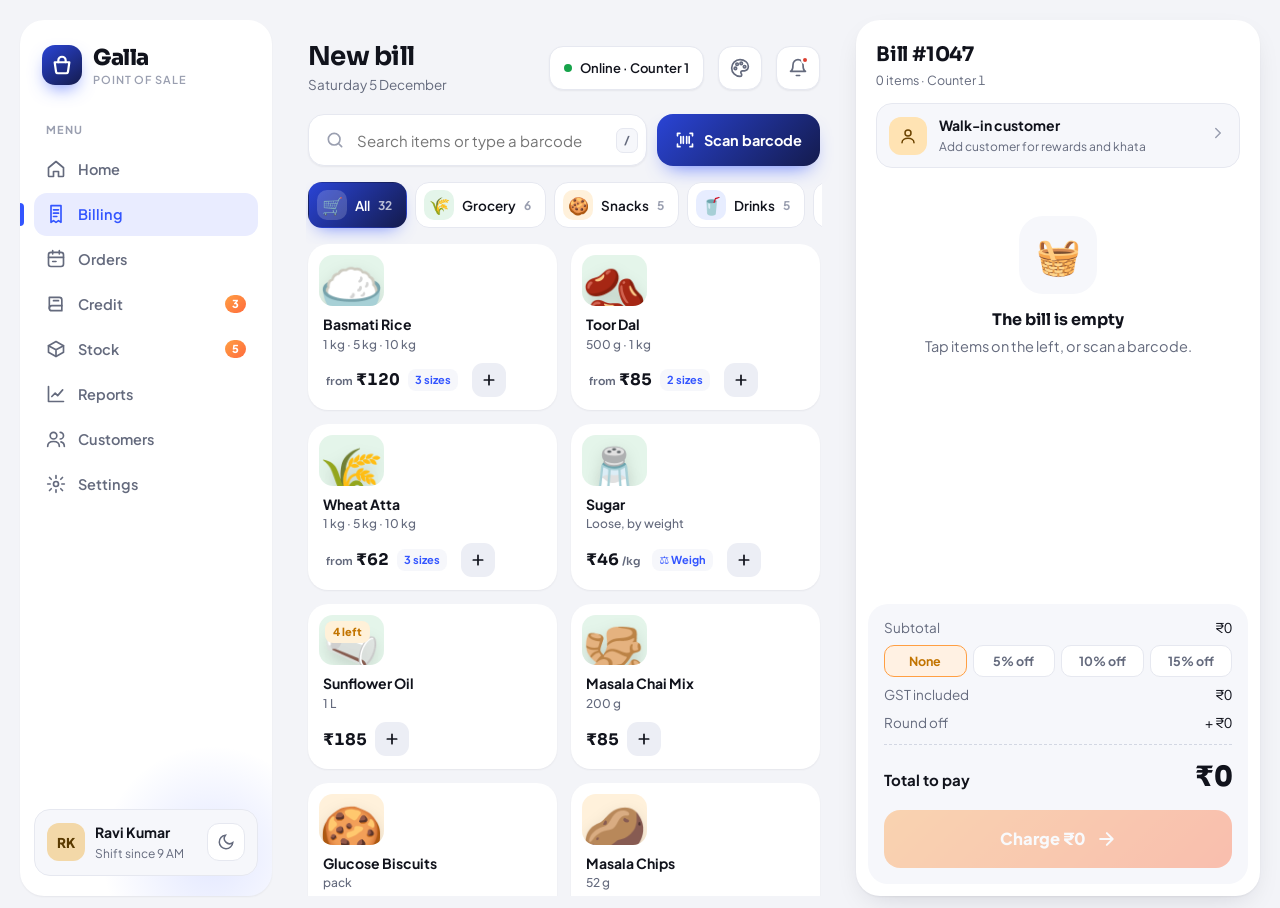
<file: index.html>
<!doctype html>
<html lang="en">
<head>
<meta charset="utf-8">
<meta name="viewport" content="width=device-width,initial-scale=1,viewport-fit=cover">
<meta name="theme-color" content="#3355ff">
<meta name="apple-mobile-web-app-capable" content="yes">
<meta name="mobile-web-app-capable" content="yes">
<meta name="apple-mobile-web-app-title" content="Galla">
<link rel="manifest" href="manifest.webmanifest">
<link rel="icon" href="icons/icon-192.png">
<link rel="apple-touch-icon" href="icons/icon-192.png">
<title>Galla POS</title>
<link rel="preconnect" href="https://fonts.googleapis.com">
<link rel="stylesheet" href="https://fonts.googleapis.com/css2?family=Sora:wght@500;600;700;800&family=Plus+Jakarta+Sans:wght@400;500;600;700;800&display=swap">
<style>
/* Layout: app shell — labelled sidebar (icon rail on tablets, bottom tab bar on phones), centre workspace, right-hand order panel on Billing that becomes a slide-up sheet on phones. */
:root{
  /* palette: set by the colour picker (Royal blue by default) */
  --pb:#3355ff; --pd:#141b4d; --pm:#2a44d6; --a1:#ff9f43; --a2:#ff6b3d; --on-a:#ffffff;
  --bg:#f3f4f8; --surface:#ffffff; --surface-2:#f6f7fb; --surface-3:#eceef5; --line:#e6e8f0; --line-2:#d3d7e3;
  --fg:#11131c; --muted:#646a7d; --faint:#9a9fb0;
  --brand:var(--pb); --brand-2:var(--pd); --brand-soft:color-mix(in srgb,var(--pb) 11%,var(--surface)); --on-brand:#ffffff;
  --gold:var(--a1); --gold-2:var(--a2); --gold-soft:color-mix(in srgb,var(--a1) 15%,var(--surface)); --on-gold:var(--on-a);
  --good:#16a34a; --good-soft:#e3f6ea; --warn:#c27400; --warn-soft:#fff1d9; --bad:#dc3d2e; --bad-soft:#fde6e3; --info:#2f6fde; --info-soft:#e4edfd;
  --t1:#e4f5ea; --t2:#fff1db; --t3:#e7edff; --t4:#ffe8ee; --t5:#f0eaff; --t6:#def4f7; --t7:#f1f2f6;
  --shadow-sm:0 1px 2px rgba(17,19,40,.06);
  --shadow:0 1px 2px rgba(17,19,40,.05),0 10px 30px -12px rgba(17,19,40,.18);
  --shadow-lg:0 30px 80px -20px rgba(10,12,30,.4);
  --display:"Sora",ui-sans-serif,system-ui,sans-serif;
  --body:"Plus Jakarta Sans",ui-sans-serif,system-ui,-apple-system,"Segoe UI",sans-serif;
  --r:18px;
}
@media (prefers-color-scheme:dark){:root:not([data-theme="light"]){
  --bg:#0b0c12; --surface:#14161f; --surface-2:#1a1d28; --surface-3:#222633; --line:#232736; --line-2:#323748;
  --fg:#eceef6; --muted:#9a9fb3; --faint:#6b7085;
  --brand:color-mix(in srgb,var(--pb) 62%,#ffffff); --brand-soft:color-mix(in srgb,var(--pb) 22%,var(--surface)); --on-brand:#0b0c12;
  --gold-soft:color-mix(in srgb,var(--a1) 20%,var(--surface));
  --good:#3fcf7a; --good-soft:#12301f; --warn:#f3aa3c; --warn-soft:#3a2810; --bad:#f26b5d; --bad-soft:#3b1814; --info:#6d9cf5; --info-soft:#17233d;
  --t1:#172b22; --t2:#30260f; --t3:#1b2242; --t4:#36192a; --t5:#271f42; --t6:#132d34; --t7:#20232e;
  --shadow-sm:0 1px 2px rgba(0,0,0,.4);
  --shadow:0 1px 2px rgba(0,0,0,.35),0 12px 30px -12px rgba(0,0,0,.6);
  --shadow-lg:0 30px 80px -20px rgba(0,0,0,.8);
  color-scheme:dark}}
:root[data-theme="dark"]{
  --bg:#0b0c12; --surface:#14161f; --surface-2:#1a1d28; --surface-3:#222633; --line:#232736; --line-2:#323748;
  --fg:#eceef6; --muted:#9a9fb3; --faint:#6b7085;
  --brand:color-mix(in srgb,var(--pb) 62%,#ffffff); --brand-soft:color-mix(in srgb,var(--pb) 22%,var(--surface)); --on-brand:#0b0c12;
  --gold-soft:color-mix(in srgb,var(--a1) 20%,var(--surface));
  --good:#3fcf7a; --good-soft:#12301f; --warn:#f3aa3c; --warn-soft:#3a2810; --bad:#f26b5d; --bad-soft:#3b1814; --info:#6d9cf5; --info-soft:#17233d;
  --t1:#172b22; --t2:#30260f; --t3:#1b2242; --t4:#36192a; --t5:#271f42; --t6:#132d34; --t7:#20232e;
  --shadow-sm:0 1px 2px rgba(0,0,0,.4);
  --shadow:0 1px 2px rgba(0,0,0,.35),0 12px 30px -12px rgba(0,0,0,.6);
  --shadow-lg:0 30px 80px -20px rgba(0,0,0,.8);
  color-scheme:dark}

html,body{height:100%}
[hidden]{display:none!important}
body{background:var(--bg);color:var(--fg);font-family:var(--body);font-size:14.5px;line-height:1.45;-webkit-font-smoothing:antialiased;overflow:hidden}
*{box-sizing:border-box}
button,input{font:inherit;color:inherit}
button{cursor:pointer;-webkit-tap-highlight-color:transparent}
:focus-visible{outline:2.5px solid var(--gold);outline-offset:2px}
.num{font-variant-numeric:tabular-nums}
svg{flex:none}

.shell{display:grid;grid-template-columns:252px minmax(0,1fr) 404px;height:100%;padding:12px;gap:12px;padding-left:max(12px,env(safe-area-inset-left,0px));padding-right:max(12px,env(safe-area-inset-right,0px))}
.shell.wide{grid-template-columns:252px minmax(0,1fr)}

/* ---------- sidebar ---------- */
.side{background:var(--surface);color:var(--fg);box-shadow:var(--shadow-sm);border-radius:24px;display:flex;flex-direction:column;padding:20px 14px;gap:6px;min-height:0;position:relative;overflow:hidden}
.side::before{content:"";position:absolute;inset:auto -60px -80px auto;width:240px;height:240px;border-radius:50%;background:radial-gradient(circle,color-mix(in srgb,var(--pb) 14%,transparent),transparent 65%);pointer-events:none}
.brand{display:flex;align-items:center;gap:11px;padding:2px 8px 18px}
.mark{width:40px;height:40px;border-radius:13px;background:linear-gradient(145deg,var(--pm),var(--pd));display:grid;place-items:center;box-shadow:0 8px 18px -6px color-mix(in srgb,var(--pb) 70%,transparent);flex:none}
.mark svg{width:22px;height:22px;color:#fff}
.wordmark{font-family:var(--display);font-weight:800;font-size:22px;letter-spacing:-.02em;color:var(--fg)}
.wordmark small{display:block;font-family:var(--body);font-size:11px;font-weight:600;letter-spacing:.08em;text-transform:uppercase;color:var(--faint);margin-top:-2px}
.navlabel{font-size:11px;font-weight:700;letter-spacing:.09em;text-transform:uppercase;color:var(--faint);padding:10px 12px 4px}
.nav{display:flex;flex-direction:column;gap:2px}
.nav button{display:flex;align-items:center;gap:12px;border:0;background:transparent;color:var(--muted);padding:11px 12px;border-radius:13px;font-weight:600;font-size:14.5px;text-align:left;position:relative;transition:background .15s,color .15s}
.nav button svg{width:20px;height:20px}
.nav button:hover{background:var(--surface-2);color:var(--fg)}
.nav button[aria-current="page"]{background:var(--brand-soft);color:var(--brand)}
.nav button[aria-current="page"]::before{content:"";position:absolute;left:-14px;top:10px;bottom:10px;width:4px;border-radius:0 4px 4px 0;background:var(--brand)}
.nav button[aria-current="page"] svg{color:var(--brand)}
.nav .badge{margin-left:auto;background:linear-gradient(135deg,var(--a1),var(--a2));color:var(--on-a);font-size:11px;font-weight:800;border-radius:999px;padding:1px 7px}
.side .grow{flex:1}
.shift{background:var(--surface-2);border:1px solid var(--line);border-radius:16px;padding:12px;display:flex;align-items:center;gap:10px;position:relative}
.shift .av{width:38px;height:38px;border-radius:12px;background:#f3d8a8;color:#5a3a00;display:grid;place-items:center;font-weight:800;flex:none}
.shift b{display:block;font-size:14px;color:var(--fg)}
.shift span{font-size:12px;color:var(--muted)}
.iconbtn{width:38px;height:38px;border-radius:12px;border:1px solid var(--line);background:var(--surface);color:var(--muted);display:grid;place-items:center;margin-left:auto}
.iconbtn svg{width:18px;height:18px}

/* ---------- main ---------- */
main{min-width:0;min-height:0;overflow:auto;border-radius:24px;padding:22px 24px 28px;scrollbar-width:thin}
.topbar{display:flex;align-items:center;gap:14px;flex-wrap:wrap;margin-bottom:20px}
.topbar h1{font-family:var(--display);font-size:26px;font-weight:700;letter-spacing:-.02em;margin:0;line-height:1.15;text-wrap:balance}
.topbar .sub{color:var(--muted);font-size:13.5px;margin-top:3px}
.topbar .grow{flex:1}
.tb-btn{width:44px;height:44px;border-radius:14px;border:1px solid var(--line);background:var(--surface);display:grid;place-items:center;position:relative;box-shadow:var(--shadow-sm)}
.tb-btn svg{width:20px;height:20px;color:var(--muted)}
.tb-btn i{position:absolute;top:9px;right:10px;width:8px;height:8px;border-radius:50%;background:var(--bad);border:2px solid var(--surface)}
.status{display:inline-flex;align-items:center;gap:8px;height:44px;padding:0 14px;border-radius:14px;background:var(--surface);border:1px solid var(--line);font-weight:600;font-size:13px;box-shadow:var(--shadow-sm)}
.pulse{width:8px;height:8px;border-radius:50%;background:var(--good);box-shadow:0 0 0 0 var(--good);animation:pulse 2s infinite}
@keyframes pulse{70%{box-shadow:0 0 0 7px transparent}100%{box-shadow:0 0 0 0 transparent}}

.searchrow{display:flex;gap:10px;margin-bottom:14px}
.search{flex:1;min-width:0;display:flex;align-items:center;gap:10px;height:52px;padding:0 8px 0 16px;border-radius:16px;background:var(--surface);border:1px solid var(--line);box-shadow:var(--shadow-sm);transition:border-color .15s,box-shadow .15s}
.search:focus-within{border-color:var(--brand);box-shadow:0 0 0 4px var(--brand-soft)}
.search svg{width:20px;height:20px;color:var(--faint)}
.search input{flex:1;min-width:0;border:0;outline:0;background:transparent;font-size:15px;height:100%}
.kbd{font-size:11.5px;font-weight:700;color:var(--muted);background:var(--surface-2);border:1px solid var(--line);border-radius:7px;padding:3px 7px}
.scanbtn{height:52px;padding:0 18px;border-radius:16px;border:0;background:linear-gradient(135deg,var(--pm),var(--pd));color:#fff;box-shadow:0 10px 20px -10px color-mix(in srgb,var(--pb) 80%,transparent);display:flex;align-items:center;gap:9px;font-weight:700}
.scanbtn svg{width:20px;height:20px}

.cats{display:flex;gap:8px;overflow-x:auto;padding:2px 2px 16px;scrollbar-width:none;margin:0 -2px}
.cats::-webkit-scrollbar{display:none}
.cat{flex:none;display:flex;align-items:center;gap:8px;border:1px solid var(--line);background:var(--surface);padding:7px 14px 7px 8px;border-radius:14px;font-weight:600;font-size:13.5px;color:var(--fg);transition:all .15s}
.cat .ce{width:30px;height:30px;border-radius:10px;display:grid;place-items:center;font-size:17px}
.cat small{color:var(--faint);font-weight:700;font-size:12px}
.cat[aria-pressed="true"]{background:linear-gradient(135deg,var(--pm),var(--pd));border-color:transparent;color:#fff;box-shadow:0 8px 18px -10px color-mix(in srgb,var(--pb) 80%,transparent)}
.cat[aria-pressed="true"] small{color:inherit;opacity:.7}
.cat[aria-pressed="true"] .ce{background:rgba(255,255,255,.18)!important}

.grid{display:grid;grid-template-columns:repeat(auto-fill,minmax(168px,1fr));gap:14px}
.prod{position:relative;text-align:left;border:1.5px solid transparent;background:var(--surface);border-radius:20px;padding:10px 10px 12px;display:flex;flex-direction:column;gap:10px;box-shadow:var(--shadow-sm);transition:transform .16s cubic-bezier(.3,.7,.4,1.4),box-shadow .16s,border-color .16s}
.prod:hover{transform:translateY(-3px);box-shadow:var(--shadow)}
.prod:active{transform:scale(.97)}
.prod.in{border-color:var(--brand);box-shadow:0 0 0 4px var(--brand-soft)}
.prod.dim{opacity:.5}
.pimg{aspect-ratio:1/0.78;max-width:100%;border-radius:14px;display:grid;place-items:center;font-size:52px;position:relative;overflow:hidden}
.pimg::after{content:"";position:absolute;inset:auto 18% 10% 18%;height:12%;border-radius:50%;background:rgba(0,0,0,.08);filter:blur(6px)}
.pimg span{position:relative;z-index:1;filter:drop-shadow(0 6px 8px rgba(0,0,0,.12));transition:transform .2s}
.prod:hover .pimg span{transform:scale(1.08) rotate(-3deg)}
.pname{font-weight:700;font-size:14px;line-height:1.25;padding:0 4px}
.pfoot{display:flex;align-items:center;justify-content:space-between;gap:8px;padding:0 4px}
.pprice{font-family:var(--display);font-weight:700;font-size:16px}
.punit{font-size:12px;color:var(--muted);font-weight:500;padding:0 4px;margin-top:-8px}
.padd{width:34px;height:34px;border-radius:11px;background:var(--surface-3);display:grid;place-items:center;transition:background .15s}
.padd svg{width:16px;height:16px}
.prod:hover .padd,.prod.in .padd{background:var(--brand);color:var(--on-brand)}
.qb{position:absolute;top:16px;right:16px;z-index:2;min-width:28px;height:28px;padding:0 8px;border-radius:999px;background:linear-gradient(135deg,var(--a1),var(--a2));color:var(--on-a);box-shadow:0 4px 10px -3px color-mix(in srgb,var(--a2) 70%,transparent);font-weight:800;font-size:13px;display:grid;place-items:center;animation:bump .3s}
@keyframes bump{40%{transform:scale(1.3)}}
.tag{position:absolute;top:16px;left:16px;z-index:2;font-size:11px;font-weight:800;padding:3px 8px;border-radius:8px;background:var(--warn-soft);color:var(--warn)}
.tag.out{background:var(--bad-soft);color:var(--bad)}

/* ---------- order panel ---------- */
.order{background:var(--surface);border-radius:24px;display:flex;flex-direction:column;min-height:0;box-shadow:var(--shadow);overflow:hidden}
.o-head{padding:20px 20px 14px;display:flex;align-items:flex-start;gap:10px}
.o-head h2{font-family:var(--display);font-weight:700;font-size:20px;margin:0;letter-spacing:-.01em}
.o-head .sub{font-size:12.5px;color:var(--muted);margin-top:2px}
.o-head .grow{flex:1}
.mini{height:34px;padding:0 12px;border-radius:11px;border:1px solid var(--line);background:var(--surface);font-weight:700;font-size:12.5px;display:inline-flex;align-items:center;gap:6px;color:var(--muted)}
.mini svg{width:15px;height:15px}
.mini:hover{color:var(--fg);border-color:var(--line-2)}
.held{display:flex;gap:6px;padding:0 20px 10px;flex-wrap:wrap}
.held button{border:1px dashed var(--line-2);background:var(--surface-2);border-radius:10px;padding:5px 10px;font-size:12px;font-weight:700;color:var(--muted)}
.custbtn{margin:0 20px 12px;display:flex;align-items:center;gap:12px;padding:11px 12px;border-radius:16px;border:1px solid var(--line);background:var(--surface-2);text-align:left;transition:border-color .15s}
.custbtn:hover{border-color:var(--line-2)}
.av{width:38px;height:38px;border-radius:12px;display:grid;place-items:center;font-weight:800;font-size:13.5px;flex:none}
.custbtn .cn{font-weight:700;font-size:14px;display:block}
.custbtn .cs{font-size:12px;color:var(--muted)}
.custbtn .chev{margin-left:auto;color:var(--faint)}
.lines{flex:1;min-height:0;overflow:auto;padding:0 12px}
.line{display:flex;align-items:center;gap:12px;padding:10px 8px;border-radius:14px;transition:background .4s}
.line+.line{border-top:1px solid var(--line)}
.line.flash{background:var(--gold-soft)}
.lthumb{width:46px;height:46px;border-radius:13px;display:grid;place-items:center;font-size:24px;flex:none}
.linfo{flex:1;min-width:0}
.lname{font-weight:700;font-size:14px;white-space:nowrap;overflow:hidden;text-overflow:ellipsis}
.lsub{font-size:12px;color:var(--muted)}
.lright{display:flex;flex-direction:column;align-items:flex-end;gap:6px}
.ltotal{font-weight:800;font-size:14.5px}
.step{display:inline-flex;align-items:center;background:var(--surface-3);border-radius:10px;padding:2px}
.step button{width:26px;height:26px;border:0;border-radius:8px;background:transparent;font-weight:800;font-size:15px;line-height:1;display:grid;place-items:center}
.step button:hover{background:var(--surface)}
.step span{min-width:26px;text-align:center;font-weight:800;font-size:13px}
.empty{text-align:center;padding:36px 18px;color:var(--muted)}
.empty .ei{width:78px;height:78px;border-radius:24px;background:var(--surface-2);display:grid;place-items:center;margin:0 auto 14px;font-size:36px}
.empty b{display:block;color:var(--fg);font-family:var(--display);font-size:16px;margin-bottom:4px}
.sum{margin:10px 12px 12px;background:var(--surface-2);border-radius:20px;padding:14px 16px 16px;display:flex;flex-direction:column;gap:8px}
.r{display:flex;justify-content:space-between;gap:10px;font-size:13.5px}
.r .k{color:var(--muted)}
.chips{display:flex;gap:6px}
.chips button{flex:1;height:32px;border-radius:10px;border:1px solid var(--line);background:var(--surface);font-weight:700;font-size:12.5px;color:var(--muted)}
.chips button[aria-pressed="true"]{background:var(--gold-soft);border-color:var(--gold);color:var(--warn)}
.dash{border-top:1.5px dashed var(--line-2);margin:4px 0}
.grand{display:flex;justify-content:space-between;align-items:baseline}
.grand span{font-weight:700;font-size:15px}
.grand b{font-family:var(--display);font-weight:800;font-size:28px;letter-spacing:-.02em}
.paybtn{height:58px;border:0;border-radius:16px;background:linear-gradient(135deg,var(--a1),var(--a2));color:var(--on-a);font-weight:800;font-size:16.5px;display:flex;align-items:center;justify-content:center;gap:10px;box-shadow:0 12px 24px -10px color-mix(in srgb,var(--a2) 75%,transparent);transition:transform .12s,box-shadow .12s;margin-top:4px}
.paybtn:hover{transform:translateY(-1px);box-shadow:0 16px 28px -10px color-mix(in srgb,var(--a2) 85%,transparent)}
.paybtn:active{transform:scale(.98)}
.paybtn:disabled{opacity:.4;cursor:not-allowed;box-shadow:none;transform:none}
.paybtn svg{width:20px;height:20px}

/* ---------- generic blocks ---------- */
.card{background:var(--surface);border-radius:var(--r);padding:18px;box-shadow:var(--shadow-sm);min-width:0}
.card h3{margin:0;font-family:var(--display);font-weight:700;font-size:16.5px;letter-spacing:-.01em}
.card .ch{display:flex;align-items:center;gap:10px;margin-bottom:14px}
.card .ch .grow{flex:1}
.link{border:0;background:none;color:var(--brand);font-weight:700;font-size:13px;padding:0}
.kpis{display:grid;grid-template-columns:repeat(4,minmax(0,1fr));gap:12px;margin-bottom:12px}
.kpi .k{font-size:12.5px;font-weight:600;color:var(--muted);display:flex;align-items:center;gap:8px}
.kpi .ki{width:30px;height:30px;border-radius:10px;display:grid;place-items:center}
.kpi .ki svg{width:16px;height:16px}
.kpi .v{font-family:var(--display);font-weight:800;font-size:26px;letter-spacing:-.02em;margin-top:10px}
.delta{display:inline-flex;align-items:center;gap:3px;font-size:12px;font-weight:800;padding:2px 7px;border-radius:7px;margin-top:4px}
.delta.up{background:var(--good-soft);color:var(--good)} .delta.down{background:var(--bad-soft);color:var(--bad)}
.cols{display:grid;grid-template-columns:minmax(0,1.55fr) minmax(0,1fr);gap:12px;margin-bottom:12px}
.cols.cr{grid-template-columns:minmax(0,1fr) minmax(0,1.5fr)}
.pill{display:inline-flex;align-items:center;gap:5px;padding:3px 9px;border-radius:999px;font-size:12px;font-weight:700;white-space:nowrap}
.pill.ok{background:var(--good-soft);color:var(--good)} .pill.low{background:var(--warn-soft);color:var(--warn)} .pill.out{background:var(--bad-soft);color:var(--bad)} .pill.info{background:var(--info-soft);color:var(--info)}
.tw{overflow-x:auto;margin:0 -6px}
table{width:100%;border-collapse:separate;border-spacing:0;font-size:14px}
th{text-align:left;font-size:12px;font-weight:700;color:var(--muted);padding:8px 12px;white-space:nowrap;border-bottom:1px solid var(--line)}
td{padding:11px 12px;white-space:nowrap;border-bottom:1px solid var(--line)}
tbody tr:last-child td{border-bottom:0}
tbody tr:hover td{background:var(--surface-2)}
.ic{display:flex;align-items:center;gap:11px}
.ic .e{width:38px;height:38px;border-radius:11px;display:grid;place-items:center;font-size:20px;flex:none}
.bar{height:8px;border-radius:999px;background:var(--surface-3);overflow:hidden;width:110px}
.bar i{display:block;height:100%;border-radius:inherit;background:var(--good)}
.bar i.low{background:var(--warn)} .bar i.out{background:var(--bad)}
.btn{height:42px;padding:0 16px;border-radius:13px;border:0;background:linear-gradient(135deg,var(--pm),var(--pd));color:#fff;box-shadow:0 8px 18px -10px color-mix(in srgb,var(--pb) 80%,transparent);font-weight:700;display:inline-flex;align-items:center;gap:8px}
.btn svg{width:18px;height:18px}
.btn.ghost{background:var(--surface);color:var(--fg);border:1px solid var(--line);box-shadow:none}
.seg{display:inline-flex;background:var(--surface);border:1px solid var(--line);border-radius:13px;padding:3px}
.seg button{border:0;background:transparent;height:34px;padding:0 14px;border-radius:10px;font-weight:700;font-size:13px;color:var(--muted)}
.seg button[aria-pressed="true"]{background:var(--brand);color:var(--on-brand)}
.note{font-size:12.5px;color:var(--muted)}
.mut{color:var(--muted)}

/* home */
.hero{grid-column:span 2;background:linear-gradient(135deg,var(--pd),var(--pm) 75%,color-mix(in srgb,var(--pm) 80%,#ffffff));color:#effaf6;border-radius:22px;padding:22px 24px;position:relative;overflow:hidden;display:flex;gap:20px;flex-wrap:wrap;align-items:flex-end}
.hero::after{content:"";position:absolute;right:-80px;top:-90px;width:300px;height:300px;border-radius:50%;background:radial-gradient(circle,color-mix(in srgb,var(--a1) 35%,transparent),transparent 62%)}
.hero .hk{font-size:13px;font-weight:600;opacity:.75}
.hero .hv{font-family:var(--display);font-weight:800;font-size:44px;letter-spacing:-.03em;line-height:1.05;margin:6px 0 8px}
.hero .hs{display:flex;gap:18px;flex-wrap:wrap;font-size:13px}
.hero .hs b{display:block;font-size:17px;font-family:var(--display)}
.hero .hs span{opacity:.7}
.hero .spark{flex:1;min-width:220px;position:relative;z-index:1}
.hero .up{background:rgba(255,255,255,.16);color:#fff}
.quick{display:grid;grid-template-columns:repeat(2,1fr);gap:10px}
.qa{border:1px solid var(--line);background:var(--surface);border-radius:18px;padding:14px;text-align:left;display:flex;flex-direction:column;gap:10px;transition:transform .15s,box-shadow .15s}
.qa:hover{transform:translateY(-2px);box-shadow:var(--shadow)}
.qa .qi{width:38px;height:38px;border-radius:12px;display:grid;place-items:center}
.qa .qi svg{width:19px;height:19px}
.qa b{font-size:14px}
.qa span{font-size:12px;color:var(--muted);margin-top:-8px}
.homegrid{display:grid;grid-template-columns:repeat(3,minmax(0,1fr));gap:12px}
.list{display:flex;flex-direction:column}
.li{display:flex;align-items:center;gap:12px;padding:10px 0}
.li+.li{border-top:1px solid var(--line)}
.li .grow{flex:1;min-width:0}
.li b{font-size:14px;display:block;white-space:nowrap;overflow:hidden;text-overflow:ellipsis}
.li small{font-size:12px;color:var(--muted)}
.paysplit{display:flex;height:12px;border-radius:999px;overflow:hidden;gap:3px;margin:6px 0 14px}
.legend{display:flex;flex-direction:column;gap:9px}
.legend div{display:flex;align-items:center;gap:10px;font-size:13.5px}
.legend .sw{width:10px;height:10px;border-radius:3px;flex:none}
.legend .grow{flex:1}

/* customers */
.cgrid{display:grid;grid-template-columns:repeat(auto-fill,minmax(250px,1fr));gap:12px}
.ccard{display:flex;flex-direction:column;gap:14px}
.ccard .top{display:flex;align-items:center;gap:12px}
.ccard .top b{font-size:15px;display:block}
.ccard .stats{display:grid;grid-template-columns:repeat(3,1fr);gap:8px;background:var(--surface-2);border-radius:14px;padding:10px}
.ccard .stats div{font-size:11.5px;color:var(--muted);font-weight:600}
.ccard .stats b{display:block;font-size:15px;color:var(--fg);font-family:var(--display)}

/* ---------- modal ---------- */
.scrim{position:fixed;inset:0;z-index:50;background:rgba(5,16,13,.5);backdrop-filter:blur(6px);-webkit-backdrop-filter:blur(6px);display:grid;place-items:center;padding:16px;animation:fade .18s}
@keyframes fade{from{opacity:0}}
.modal{background:var(--surface);border-radius:28px;width:min(820px,100%);max-height:calc(100% - 8px);overflow:auto;box-shadow:var(--shadow-lg);animation:rise .25s cubic-bezier(.2,.8,.3,1)}
.modal.sm{width:min(460px,100%)}
@keyframes rise{from{transform:translateY(16px) scale(.98);opacity:0}}
.m-head{display:flex;align-items:center;gap:12px;padding:20px 22px 0}
.m-head h2{flex:1;margin:0;font-family:var(--display);font-size:21px;font-weight:700;letter-spacing:-.01em}
.xbtn{width:38px;height:38px;border-radius:12px;border:1px solid var(--line);background:var(--surface);display:grid;place-items:center}
.xbtn svg{width:16px;height:16px}
.m-body{padding:18px 22px 22px}
.paygrid{display:grid;grid-template-columns:250px minmax(0,1fr);gap:18px}
.duebox{background:linear-gradient(135deg,var(--pd),var(--pm));color:#fff;border-radius:20px;padding:16px 18px;margin-bottom:12px}
.duebox small{font-size:12px;opacity:.7;font-weight:600}
.duebox b{display:block;font-family:var(--display);font-size:34px;font-weight:800;letter-spacing:-.02em;margin-top:2px}
.methods{display:flex;flex-direction:column;gap:8px}
.meth{display:flex;align-items:center;gap:12px;padding:11px 12px;border-radius:16px;border:1.5px solid var(--line);background:var(--surface);text-align:left;transition:all .15s}
.meth .mi{width:38px;height:38px;border-radius:12px;display:grid;place-items:center;flex:none}
.meth .mi svg{width:20px;height:20px}
.meth b{display:block;font-size:14px}
.meth small{font-size:11.5px;color:var(--muted)}
.meth[aria-pressed="true"]{border-color:var(--brand);background:var(--brand-soft)}
.payarea{background:var(--surface-2);border-radius:22px;padding:18px;display:flex;flex-direction:column;gap:14px;min-width:0}
.display{background:var(--surface);border-radius:16px;padding:12px 16px;display:flex;justify-content:space-between;align-items:center;border:1.5px solid var(--line)}
.display small{font-size:12px;color:var(--muted);font-weight:600;display:block}
.display b{font-family:var(--display);font-size:28px;font-weight:800}
.notes{display:flex;gap:8px;flex-wrap:wrap}
.notes button{border:0;border-radius:12px;padding:8px 12px;font-weight:800;font-size:13.5px;background:#e3efe2;color:#1f4d2a;box-shadow:inset 0 -2px 0 rgba(0,0,0,.08)}
.notes button:nth-child(2){background:#f5e7cf;color:#5b3d00}
.notes button:nth-child(3){background:#e6e2f3;color:#3a2f66}
.notes button:nth-child(4){background:#f6dbe0;color:#6d1f30}
.keypad{display:grid;grid-template-columns:repeat(3,1fr);gap:8px}
.keypad button{height:52px;border-radius:14px;border:0;background:var(--surface);font-family:var(--display);font-size:20px;font-weight:700;box-shadow:var(--shadow-sm);transition:transform .08s}
.keypad button:active{transform:scale(.95);background:var(--surface-3)}
.change{display:flex;justify-content:space-between;align-items:center;background:var(--good-soft);color:var(--good);border-radius:14px;padding:12px 16px;font-weight:700}
.change b{font-family:var(--display);font-size:22px}
.change.neg{background:var(--bad-soft);color:var(--bad)}
.qrwrap{display:flex;gap:18px;align-items:center;flex-wrap:wrap}
.qrbox{background:#fff;border-radius:20px;padding:12px;box-shadow:var(--shadow);position:relative}
.qrbox canvas{display:block;width:170px;height:170px}
.qrbox .qlogo{position:absolute;inset:0;margin:auto;width:40px;height:40px;border-radius:12px;background:linear-gradient(145deg,var(--pm),var(--pd));display:grid;place-items:center;border:4px solid #fff}
.qrbox .qlogo svg{width:18px;height:18px;color:#fff}
.apps{display:flex;gap:6px;flex-wrap:wrap;margin-top:10px}
.apps span{font-size:11.5px;font-weight:700;padding:4px 9px;border-radius:8px;background:var(--surface);border:1px solid var(--line)}
.waiting{display:flex;align-items:center;gap:8px;font-weight:700;color:var(--info);font-size:13.5px;margin-top:12px}
.spin{width:16px;height:16px;border-radius:50%;border:2.5px solid var(--info-soft);border-top-color:var(--info);animation:spin 1s linear infinite}
@keyframes spin{to{transform:rotate(360deg)}}
.cardviz{width:100%;max-width:300px;aspect-ratio:1.6;border-radius:18px;background:linear-gradient(135deg,#1d2b3a,#384b63);color:#fff;padding:18px;display:flex;flex-direction:column;justify-content:space-between;box-shadow:var(--shadow)}
.cardviz .chip{width:38px;height:28px;border-radius:6px;background:linear-gradient(135deg,#e9cf8b,#b8954a)}
.confirm{height:56px;border:0;border-radius:16px;background:linear-gradient(135deg,var(--pm),var(--pd));color:#fff;font-weight:800;font-size:16px;display:flex;align-items:center;justify-content:center;gap:10px;width:100%}
.confirm svg{width:20px;height:20px}
.confirm:disabled{opacity:.45;cursor:not-allowed}

/* sizes, weight, apple-style success */
.pfrom{font-size:11px;font-weight:600;color:var(--muted);margin:0 3px}
.ptag{font-size:11px;font-weight:700;color:var(--pb,var(--fg));background:var(--surface-2,rgba(0,0,0,.05));border-radius:8px;padding:3px 7px;margin-left:auto;margin-right:6px;white-space:nowrap}
.wbtn{border:0;background:transparent;font-weight:700;font-size:12.5px;padding:0 8px;white-space:nowrap}
.sizes{display:flex;flex-direction:column;gap:8px}
.szrow{display:flex;align-items:center;gap:12px;border:1.5px solid var(--line);border-radius:16px;padding:12px 14px;background:var(--surface)}
.szrow.on{border-color:var(--pb,var(--fg));background:var(--surface-2,transparent)}.szrow.dim{opacity:.5}
.szinfo{flex:1;min-width:0}.szinfo b{display:block;font-size:16px}.szinfo small{color:var(--muted);font-size:12px}
.szp{font-size:16px}
.szadd{border:0;border-radius:12px;padding:9px 16px;font-weight:800;background:linear-gradient(135deg,var(--a1),var(--a2));color:var(--on-a)}
.wseg{display:inline-flex;gap:4px;padding:4px;border-radius:14px;border:1px solid var(--line);margin-bottom:12px}
.wseg button{border:0;background:transparent;border-radius:10px;padding:7px 14px;font-weight:700;font-size:13px;color:var(--muted)}
.wseg button[aria-pressed="true"]{background:var(--fg);color:var(--bg)}
.wdisp{display:flex;justify-content:space-between;align-items:flex-end;gap:10px;border:1.5px solid var(--line);border-radius:18px;padding:14px 16px;background:var(--surface-2,transparent)}
.wdisp small{display:block;font-size:12px;color:var(--muted)}.wbig{font-family:var(--display);font-size:36px;font-weight:800;line-height:1.1}.wsub{font-family:var(--display);font-size:20px;font-weight:800}
.wread{margin-top:8px;font-size:12.5px;font-weight:700;color:var(--good)}.wwarn{margin-top:8px;font-size:12.5px;font-weight:700;color:var(--bad)}
.wpre{display:grid;grid-template-columns:repeat(5,1fr);gap:6px;margin:12px 0 8px}
.wpre button{border:1px solid var(--line);background:var(--surface);border-radius:12px;padding:8px 2px;font-weight:700;font-size:12.5px}
.wpad{display:grid;grid-template-columns:repeat(3,1fr);gap:6px}
.wpad button{border:1px solid var(--line);background:var(--surface);border-radius:14px;height:46px;font-size:18px;font-weight:700}
.wscale{width:100%;margin:10px 0;border:1.5px dashed var(--line);background:transparent;border-radius:14px;padding:11px;font-weight:700}
.confirm:disabled{opacity:.5}
.apm{padding:0}.apbox{display:flex;flex-direction:column;align-items:center;text-align:center;padding:44px 20px 48px;gap:16px;min-height:340px;justify-content:center}
.ap{width:104px;height:104px}.ap svg{width:100%;height:100%;overflow:visible}
.ap .trk{fill:none;stroke:var(--line);stroke-width:5}
.ap .ring{fill:none;stroke:var(--pb,#2f4fe0);stroke-width:5;stroke-linecap:round;stroke-dasharray:276.5;stroke-dashoffset:200;transform-origin:50px 50px;animation:aspin .9s linear infinite;transition:stroke-dashoffset .45s cubic-bezier(.4,0,.2,1),stroke .3s}
.ap .fill{fill:#1f9d55;transform-origin:50px 50px;transform:scale(0);transition:transform .38s cubic-bezier(.34,1.56,.64,1) .38s}
.ap .tick{fill:none;stroke:#fff;stroke-width:7;stroke-linecap:round;stroke-linejoin:round;stroke-dasharray:60;stroke-dashoffset:60;transition:stroke-dashoffset .35s cubic-bezier(.65,0,.35,1) .62s}
@keyframes aspin{to{transform:rotate(360deg)}}
.ap.ok .ring{animation:none;transform:rotate(-90deg);stroke-dashoffset:0;stroke:#1f9d55}
.ap.ok .fill{transform:scale(1)}.ap.ok .tick{stroke-dashoffset:0}
.ap.ok{animation:appop .5s cubic-bezier(.34,1.56,.64,1) .5s}@keyframes appop{40%{transform:scale(1.07)}}
.apt{font-weight:700;font-size:15px}.apt.big{font-family:var(--display);font-size:32px;font-weight:800;animation:rise .3s}
.apt.big small{display:block;font-family:var(--body,inherit);font-size:13px;font-weight:700;color:#1f9d55;margin-bottom:2px}
.aps{color:var(--muted);font-size:13px;margin-top:-10px}
@media (prefers-reduced-motion:reduce){.ap .ring{animation-duration:3s}}
/* success + receipt */
.done{display:grid;grid-template-columns:minmax(0,1fr) minmax(0,1fr);gap:22px;align-items:start}
.tick{width:84px;height:84px;border-radius:50%;background:var(--good-soft);display:grid;place-items:center;margin-bottom:14px}
.tick svg{width:44px;height:44px;color:var(--good)}
.tick path{stroke-dasharray:30;stroke-dashoffset:30;animation:draw .5s .15s forwards}
@keyframes draw{to{stroke-dashoffset:0}}
.done h3{font-family:var(--display);font-size:26px;margin:0 0 4px;letter-spacing:-.02em}
.share{display:grid;grid-template-columns:repeat(3,1fr);gap:8px;margin:18px 0 14px}
.share button{border:1px solid var(--line);background:var(--surface);border-radius:16px;padding:14px 6px;display:flex;flex-direction:column;align-items:center;gap:7px;font-weight:700;font-size:12.5px}
.share button svg{width:22px;height:22px}
.share .wa{color:#1a9e4b}
.receipt{background:#fffdf6;color:#222;font-family:ui-monospace,"SF Mono",Menlo,Consolas,monospace;font-size:12px;line-height:1.5;padding:18px 18px 24px;border-radius:4px;box-shadow:0 10px 30px -8px rgba(0,0,0,.25);position:relative;transform:rotate(.6deg)}
.receipt::after{content:"";position:absolute;left:0;right:0;bottom:-9px;height:10px;background:radial-gradient(circle at 6px 0,transparent 6px,#fffdf6 6.5px) 0 0/12px 10px repeat-x}
.receipt .c{text-align:center}
.receipt hr{border:0;border-top:1px dashed #aaa;margin:8px 0}
.receipt .rr{display:flex;justify-content:space-between;gap:8px}
.receipt .big{font-size:15px;font-weight:800}
.receipt .ttl{letter-spacing:.18em;font-size:10.5px;margin:8px 0}
.receipt .bi{display:grid;grid-template-columns:minmax(0,1fr) 26px 48px 56px;gap:4px;margin-top:4px}
.receipt .bi span:not(:first-child),.receipt .bg span:not(:first-child){text-align:right}
.receipt .bi small{display:block;opacity:.65;font-size:10.5px}
.receipt .bi.h,.receipt .bg.h{font-size:10px;text-transform:uppercase;opacity:.7}
.receipt .bg{display:grid;grid-template-columns:34px 1fr 1fr 1fr;gap:4px;font-size:11px}
.receipt .wd{font-size:10.5px;font-style:italic;opacity:.75}
.receipt .bc{height:34px;width:170px;margin:12px auto 0;background:repeating-linear-gradient(90deg,#111 0 2px,transparent 2px 4px,#111 4px 5px,transparent 5px 8px,#111 8px 11px,transparent 11px 12px)}
.receipt.kirana{font-family:var(--body,"Plus Jakarta Sans",sans-serif);padding-top:0;overflow:hidden;transform:none}
.receipt.kirana .awn{display:block;width:calc(100% + 36px);height:64px;margin:0 -18px 6px}
.receipt.kirana .kshop{font-family:var(--display);font-weight:800;font-size:19px;color:#163a7a}
.receipt.kirana .kmut{font-size:10.5px;opacity:.65}
.receipt .khr{border-top:2px solid #163a7a;margin:8px 0}
.bseg{display:inline-flex;gap:4px;padding:4px;border-radius:12px;background:var(--surface-2,rgba(0,0,0,.05));border:1px solid var(--line);margin-bottom:12px}
.bseg button{border:0;background:transparent;border-radius:9px;padding:6px 14px;font-weight:700;font-size:12.5px;color:var(--muted,inherit)}
.bseg button[aria-pressed="true"]{background:var(--surface);color:var(--fg);box-shadow:0 1px 3px rgba(0,0,0,.12)}

.toast{position:fixed;left:50%;bottom:calc(28px + env(safe-area-inset-bottom,0px));transform:translateX(-50%);z-index:70;background:var(--fg);color:var(--bg);padding:12px 18px;border-radius:14px;font-weight:700;font-size:13.5px;box-shadow:var(--shadow-lg);display:flex;align-items:center;gap:10px;animation:rise .25s;max-width:calc(100% - 32px)}
.toast svg{width:18px;height:18px;color:var(--gold)}

.swatches{display:grid;grid-template-columns:repeat(3,minmax(0,1fr));gap:10px}
.sw-btn{border:2px solid var(--line);background:var(--surface);border-radius:18px;padding:8px;text-align:left;display:flex;flex-direction:column;gap:8px;transition:transform .15s,border-color .15s}
.sw-btn:hover{transform:translateY(-2px)}
.sw-btn[aria-pressed="true"]{border-color:var(--fg)}
.sw-prev{height:64px;border-radius:12px;position:relative;overflow:hidden}
.sw-prev i{position:absolute;right:8px;bottom:8px;width:26px;height:26px;border-radius:9px}
.sw-btn b{font-size:13px;padding:0 4px 2px;display:flex;align-items:center;gap:6px}
.sw-btn b svg{width:14px;height:14px}
.modeseg{display:grid;grid-template-columns:repeat(3,1fr);gap:8px;margin-top:16px}
.modeseg button{height:44px;border-radius:13px;border:1.5px solid var(--line);background:var(--surface);font-weight:700}
.modeseg button[aria-pressed="true"]{border-color:var(--brand);background:var(--brand-soft);color:var(--brand)}
.gw{display:flex;align-items:center;gap:10px;flex-wrap:wrap;background:var(--surface);border:1px solid var(--line);border-radius:14px;padding:9px 12px;font-size:12.5px}
.gw .gl{width:26px;height:26px;border-radius:8px;background:linear-gradient(135deg,var(--pm),var(--pd));color:#fff;display:grid;place-items:center;font-weight:800;font-size:12px;flex:none}
.gw b{font-size:13px}
.gw code{font-family:ui-monospace,Menlo,Consolas,monospace;font-size:11.5px;color:var(--muted);background:var(--surface-2);padding:2px 6px;border-radius:6px}
.gw .grow{flex:1}
.steps{display:flex;gap:6px;flex-wrap:wrap}
.steps span{display:inline-flex;align-items:center;gap:5px;font-size:12px;font-weight:700;padding:5px 9px;border-radius:9px;background:var(--surface);border:1px solid var(--line);color:var(--faint)}
.steps span.on{color:var(--info);border-color:color-mix(in srgb,var(--info) 40%,transparent);background:var(--info-soft)}
.steps span.ok{color:var(--good);border-color:color-mix(in srgb,var(--good) 40%,transparent);background:var(--good-soft)}
.paid{display:flex;align-items:center;gap:14px;background:var(--good-soft);color:var(--good);border-radius:18px;padding:16px;animation:rise .3s}
.paid .pc{width:52px;height:52px;border-radius:50%;background:var(--good);color:#fff;display:grid;place-items:center;flex:none}
.paid .pc svg{width:28px;height:28px}
.paid b{display:block;font-family:var(--display);font-size:20px}
.paid span{font-size:12.5px;font-weight:600;color:var(--fg)}
.qrbox.dim canvas{opacity:.35}
.manual{border:0;background:none;color:var(--muted);font-weight:700;font-size:12.5px;text-decoration:underline;padding:0;align-self:flex-start}
.warnbox{display:flex;gap:10px;background:var(--warn-soft);color:var(--warn);border-radius:14px;padding:12px 14px;font-size:12.5px;font-weight:600;line-height:1.45}
.mbar,.tabbar{display:none}

/* ---------- tablet: icon rail ---------- */
@media (max-width:1240px){
  .shell{grid-template-columns:84px minmax(0,1fr) 380px}
  .shell.wide{grid-template-columns:84px minmax(0,1fr)}
  .side{padding:16px 10px;align-items:center}
  .brand{padding:2px 0 14px}.wordmark,.navlabel,.shift>div,.nav span,.nav .badge{display:none}
  .nav button{justify-content:center;padding:12px}
  .nav button[aria-current="page"]::before{left:-10px}
  .shift{padding:0;background:none;border:0;flex-direction:column}
  .shift .av{display:none}
  .iconbtn{margin:0}
  .kpis{grid-template-columns:repeat(2,minmax(0,1fr))}
  .homegrid{grid-template-columns:repeat(2,minmax(0,1fr))}
}
@media (max-width:1000px){
  .shell,.shell.wide{grid-template-columns:84px minmax(0,1fr)}
  .order{position:fixed;left:0;right:0;bottom:0;z-index:40;border-radius:28px 28px 0 0;max-height:90%;transform:translateY(105%);transition:transform .3s cubic-bezier(.2,.8,.3,1);box-shadow:var(--shadow-lg);padding-bottom:env(safe-area-inset-bottom,0px);padding-left:env(safe-area-inset-left,0px);padding-right:env(safe-area-inset-right,0px)}
  .order.open{transform:none}
  .order .grab{display:block}
  .mbar{display:flex;position:fixed;z-index:30;background:linear-gradient(135deg,var(--pm),var(--pd))!important;color:#fff!important;left:max(16px,env(safe-area-inset-left,0px));right:max(16px,env(safe-area-inset-right,0px));bottom:calc(16px + env(safe-area-inset-bottom,0px));height:62px;border:0;border-radius:20px;background:var(--fg);color:var(--bg);align-items:center;gap:12px;padding:0 10px 0 18px;font-weight:700;box-shadow:var(--shadow-lg);animation:rise .25s}
  .mbar .cnt{background:rgba(255,255,255,.18);color:#fff;min-width:30px;height:30px;border-radius:10px;display:grid;place-items:center;font-weight:800}
  .mbar .grow{flex:1;text-align:left}
  .mbar .go{background:linear-gradient(135deg,var(--a1),var(--a2));color:var(--on-a);height:44px;border-radius:14px;padding:0 16px;display:flex;align-items:center;font-weight:800}
  main{padding-bottom:100px}
  .scrim.sheet{place-items:end center;padding:0}
}
.grab{display:none;width:44px;height:5px;border-radius:9px;background:var(--line-2);margin:10px auto 0}
.sheetscrim{position:fixed;inset:0;z-index:35;background:rgba(5,16,13,.45);animation:fade .2s}

/* ---------- phone: bottom tabs ---------- */
@media (max-width:760px){
  body{font-size:14px}
  .shell,.shell.wide{grid-template-columns:minmax(0,1fr);padding:0;gap:0}
  .side{display:none}
  main{border-radius:0;padding:16px max(16px,env(safe-area-inset-left,0px)) 150px max(16px,env(safe-area-inset-right,0px));padding-right:max(16px,env(safe-area-inset-right,0px));padding-left:max(16px,env(safe-area-inset-left,0px))}
  .topbar{margin-bottom:14px}
  .topbar h1{font-size:22px}
  .status{display:none}
  .tabbar{display:flex;position:fixed;z-index:31;left:0;right:0;bottom:0;background:var(--surface);border-top:1px solid var(--line);padding:6px max(6px,env(safe-area-inset-right,0px)) calc(6px + env(safe-area-inset-bottom,0px)) max(6px,env(safe-area-inset-left,0px));justify-content:space-around}
  .tabbar button{flex:1;border:0;background:none;display:flex;flex-direction:column;align-items:center;gap:3px;padding:6px 0;font-size:11px;font-weight:700;color:var(--faint)}
  .tabbar button svg{width:22px;height:22px}
  .tabbar button[aria-current="page"]{color:var(--brand)}
  .tabbar button[aria-current="page"] svg{background:var(--brand-soft);border-radius:10px;padding:3px 12px;width:48px;height:28px;box-sizing:border-box}
  .mbar{bottom:calc(74px + env(safe-area-inset-bottom,0px))}
  .grid{grid-template-columns:repeat(2,minmax(0,1fr));gap:10px}
  .pimg{font-size:44px}
  .scanbtn span{display:none}
  .scanbtn{padding:0 15px}
  .kbd{display:none}
  .kpis{grid-template-columns:repeat(2,minmax(0,1fr));gap:10px}
  .kpi .v{font-size:21px}
  .cols,.cols.cr,.homegrid{grid-template-columns:minmax(0,1fr)}
  .hero{grid-column:auto;padding:18px}
  .hero .hv{font-size:36px}
  .paygrid,.done{grid-template-columns:minmax(0,1fr)}
  .methods{flex-direction:row;overflow-x:auto;scrollbar-width:none}
  .meth{flex:none;flex-direction:column;align-items:center;text-align:center;padding:10px 12px;gap:6px}
  .meth small{display:none}
  .modal{border-radius:26px 26px 0 0;max-height:94%;padding-bottom:env(safe-area-inset-bottom,0px)}
  .scrim{place-items:end center;padding:0}
  .swatches{grid-template-columns:repeat(2,minmax(0,1fr))}
  .duebox{display:flex;justify-content:space-between;align-items:center}
  .duebox b{font-size:26px}
}
@media (prefers-reduced-motion:reduce){*,*::before,*::after{animation:none!important;transition:none!important}}
</style>
<link rel="stylesheet" href="app.css">
</head>
<body>

<div class="shell" id="shell">
  <nav class="side" aria-label="Main">
    <div class="brand"><div class="mark" aria-hidden="true"><svg viewBox="0 0 24 24" fill="none" stroke="currentColor" stroke-width="2.4" stroke-linecap="round" stroke-linejoin="round"><path d="M4 9h16l-1.5 10.5a2 2 0 0 1-2 1.5h-9a2 2 0 0 1-2-1.5z"/><path d="M8 9V7a4 4 0 0 1 8 0v2"/></svg></div>
      <div class="wordmark">Galla<small>Point of sale</small></div></div>
    <div class="navlabel">Menu</div>
    <div class="nav" id="nav"></div>
    <div class="grow"></div>
    <div class="shift"><div class="av" aria-hidden="true">RK</div><div><b>Ravi Kumar</b><span>Shift since 9 AM</span></div>
      <button class="iconbtn" id="themeBtn" aria-label="Switch light or dark mode" title="Light / dark"><svg viewBox="0 0 24 24" fill="none" stroke="currentColor" stroke-width="2"><path d="M21 12.8A9 9 0 1 1 11.2 3a7 7 0 0 0 9.8 9.8z"/></svg></button></div>
  </nav>
  <main id="main"></main>
  <aside class="order" id="order" aria-label="Current order"></aside>
</div>
<nav class="tabbar" id="tabbar" aria-label="Main"></nav>
<button class="mbar" id="mbar" hidden></button>
<div id="layer"></div>

<script>
const $=s=>document.querySelector(s);
const inr=n=>"₹"+Number(n).toLocaleString("en-IN",{minimumFractionDigits:0,maximumFractionDigits:2});
const ini=n=>n.split(" ").map(w=>w[0]).join("").slice(0,2);
const sv=(p,w=2)=>`<svg viewBox="0 0 24 24" fill="none" stroke="currentColor" stroke-width="${w}" stroke-linecap="round" stroke-linejoin="round">${p}</svg>`;
const I={
  home:sv('<path d="M3 10.5 12 3l9 7.5V20a1 1 0 0 1-1 1h-5v-6h-6v6H4a1 1 0 0 1-1-1z"/>'),
  bill:sv('<path d="M6 2h12v20l-3-2-3 2-3-2-3 2z"/><path d="M9 7h6M9 11h6M9 15h4"/>'),
  orders:sv('<rect x="3" y="4" width="18" height="17" rx="3"/><path d="M8 2v4M16 2v4M3 10h18M8 15h4"/>'),
  stock:sv('<path d="M21 8 12 3 3 8v8l9 5 9-5z"/><path d="M3 8l9 5 9-5M12 13v8"/>'),
  report:sv('<path d="M3 3v18h18"/><path d="m7 15 4-4 3 3 6-7"/>'),
  cust:sv('<circle cx="9" cy="8" r="4"/><path d="M2 21c0-4 3-6 7-6s7 2 7 6M17 4a4 4 0 0 1 0 8M22 21c0-3-1.5-5-4-5.6"/>'),
  set:sv('<circle cx="12" cy="12" r="3"/><path d="M12 2v3M12 19v3M4.2 4.2l2.1 2.1M17.7 17.7l2.1 2.1M2 12h3M19 12h3M4.2 19.8l2.1-2.1M17.7 6.3l2.1-2.1"/>'),
  search:sv('<circle cx="11" cy="11" r="7"/><path d="m20 20-3.5-3.5"/>'),
  scan:sv('<path d="M3 7V4h3M21 7V4h-3M3 17v3h3M21 17v3h-3M7 8v8M10 8v8M14 8v8M17 8v8"/>'),
  bell:sv('<path d="M6 8a6 6 0 1 1 12 0c0 7 3 8 3 8H3s3-1 3-8M10 21h4"/>'),
  plus:sv('<path d="M12 5v14M5 12h14"/>',2.6),
  cash:sv('<rect x="2" y="6" width="20" height="12" rx="2"/><circle cx="12" cy="12" r="3"/><path d="M6 10v4M18 10v4"/>'),
  upi:sv('<rect x="3" y="3" width="7" height="7" rx="1.5"/><rect x="14" y="3" width="7" height="7" rx="1.5"/><rect x="3" y="14" width="7" height="7" rx="1.5"/><path d="M14 14h3v3h-3zM21 14v.01M14 21h.01M17 21h4v-4"/>'),
  card:sv('<rect x="2" y="5" width="20" height="14" rx="2.5"/><path d="M2 10h20M6 15h4"/>'),
  split:sv('<path d="M16 3h5v5M8 3H3v5M21 3l-7 7M3 3l7 7M12 14v7"/>'),
  khata:sv('<path d="M4 4h12a3 3 0 0 1 3 3v13H7a3 3 0 0 1-3-3z"/><path d="M4 17a3 3 0 0 1 3-3h12M9 8h6"/>'),
  wa:sv('<path d="M3 21l1.6-4.7A8.5 8.5 0 1 1 8 19.6z"/><path d="M9 9.5c0 3 2.5 5.5 5.5 5.5l1-1.5-2-1-1 .8c-.9-.4-1.6-1.1-2-2l.8-1-1-2z"/>'),
  print:sv('<path d="M6 9V2h12v7M6 18H4a2 2 0 0 1-2-2v-5a2 2 0 0 1 2-2h16a2 2 0 0 1 2 2v5a2 2 0 0 1-2 2h-2"/><rect x="6" y="14" width="12" height="8" rx="1"/>'),
  sms:sv('<path d="M21 15a2 2 0 0 1-2 2H7l-4 4V5a2 2 0 0 1 2-2h14a2 2 0 0 1 2 2z"/>'),
  x:sv('<path d="M18 6 6 18M6 6l12 12"/>',2.4),
  chev:sv('<path d="m9 6 6 6-6 6"/>'),
  pause:sv('<rect x="6" y="4" width="4" height="16" rx="1"/><rect x="14" y="4" width="4" height="16" rx="1"/>'),
  trash:sv('<path d="M3 6h18M8 6V4h8v2M6 6l1 15h10l1-15"/>'),
  back:sv('<path d="M21 12H7M12 5l-7 7 7 7"/>'),
  arrow:sv('<path d="M5 12h14M13 5l7 7-7 7"/>',2.4),
  check:sv('<path d="m5 12.5 4.5 4.5L19 7.5"/>',3),
  rupee:sv('<path d="M6 4h12M6 9h12M9 4c4 0 6 2 6 5s-2 5-6 5H7l8 7"/>'),
  user:sv('<circle cx="12" cy="8" r="4"/><path d="M4 21c0-4 4-6 8-6s8 2 8 6"/>'),
  box:sv('<path d="M3 7l9-4 9 4-9 4z"/><path d="M3 7v10l9 4 9-4V7"/>'),
  lock:sv('<rect x="4" y="11" width="16" height="10" rx="2"/><path d="M8 11V7a4 4 0 0 1 8 0v4"/>'),
  palette:sv('<circle cx="13.5" cy="6.5" r="1.5"/><circle cx="17.5" cy="10.5" r="1.5"/><circle cx="8.5" cy="7.5" r="1.5"/><circle cx="6.5" cy="12.5" r="1.5"/><path d="M12 2a10 10 0 0 0 0 20c1.1 0 2-.9 2-2 0-.5-.2-1-.5-1.3-.3-.4-.5-.8-.5-1.3 0-1.1.9-2 2-2h2.4A5.6 5.6 0 0 0 22 9.8C22 5.5 17.5 2 12 2z"/>'),
  spark:sv('<path d="M12 3v3M12 18v3M3 12h3M18 12h3M6 6l2 2M16 16l2 2M6 18l2-2M16 8l2-2"/>')
};

/* ---------- example shop data (made-up figures for the mockup) ---------- */
const CATS=[["All","🛒","--t7"],["Grocery","🌾","--t1"],["Snacks","🍪","--t2"],["Drinks","🥤","--t3"],["Dairy","🥛","--t6"],["Fruits & veg","🥭","--t1"],["Personal care","🧴","--t4"],["Household","🧽","--t5"]];
const TINT=Object.fromEntries(CATS.map(c=>[c[0],c[2]]));
const P=[
 ["Basmati Rice","Grocery","🍚",120,"1 kg",42,5],["Toor Dal","Grocery","🫘",165,"1 kg",18,5],["Wheat Atta","Grocery","🌾",295,"5 kg",9,5],["Sugar","Grocery","🧂",48,"1 kg",60,5],["Sunflower Oil","Grocery","🫗",185,"1 L",4,5],["Masala Chai Mix","Grocery","🫚",85,"200 g",26,5],
 ["Glucose Biscuits","Snacks","🍪",10,"pack",120,18],["Masala Chips","Snacks","🥔",20,"52 g",56,12],["Aloo Bhujia","Snacks","🥨",55,"200 g",22,12],["Milk Chocolate","Snacks","🍫",45,"bar",0,18],["Peanut Chikki","Snacks","🥜",30,"100 g",31,12],
 ["Cola","Drinks","🥤",40,"750 ml",34,28],["Mango Drink","Drinks","🧃",20,"200 ml",48,12],["Tea Leaves","Drinks","🍵",145,"250 g",15,5],["Instant Coffee","Drinks","☕",175,"50 g",3,18],["Mineral Water","Drinks","💧",20,"1 L",88,18],
 ["Toned Milk","Dairy","🥛",33,"500 ml",40,0],["Butter","Dairy","🧈",58,"100 g",12,12],["Paneer","Dairy","🧀",90,"200 g",7,5],["Fresh Curd","Dairy","🥣",35,"400 g",14,5],["Eggs","Dairy","🥚",84,"12 pcs",20,0],
 ["Alphonso Mango","Fruits & veg","🥭",120,"1 kg",16,0],["Bananas","Fruits & veg","🍌",60,"dozen",25,0],["Tomatoes","Fruits & veg","🍅",40,"1 kg",30,0],["Onions","Fruits & veg","🧅",35,"1 kg",2,0],
 ["Bath Soap","Personal care","🧼",62,"100 g",30,18],["Toothpaste","Personal care","🪥",99,"200 g",21,18],["Shampoo","Personal care","🧴",180,"180 ml",6,18],
 ["Detergent","Household","🧺",130,"1 kg",16,18],["Dish Bar","Household","🧽",30,"300 g",2,18],["Agarbatti","Household","🪔",40,"pack",19,5],["Matchbox","Household","🔥",2,"each",200,12]
].map(([name,cat,e,price,unit,stock,gst],i)=>({id:i+1,name,cat,e,price,unit,stock,gst,sku:"8901"+String(100230+i*37).padStart(6,"0")}));
/* saved sizes (one product, many pack sizes) and loose items sold by weight */
const SIZES={"Basmati Rice":[["1 kg",120,42],["5 kg",560,12],["10 kg",1080,4]],"Wheat Atta":[["1 kg",62,30],["5 kg",295,9],["10 kg",580,5]],"Toor Dal":[["500 g",85,20],["1 kg",165,18]],
  "Toned Milk":[["500 ml",33,40],["1 L",66,25]],"Cola":[["250 ml",20,50],["750 ml",40,34],["2 L",95,12]],"Eggs":[["6 pcs",42,30],["12 pcs",80,20],["30 pcs",190,6]],"Detergent":[["500 g",70,20],["1 kg",130,16],["4 kg",480,3]]};
const LOOSE={"Sugar":[46,58],"Tomatoes":[40,22],"Onions":[35,40],"Paneer":[420,3.2],"Alphonso Mango":[120,14]};
P.forEach(p=>{if(SIZES[p.name]){p.v=SIZES[p.name].map(([l,pr,st])=>({l,p:pr,s:st}));p.price=p.v[0].p;p.unit=p.v.map(v=>v.l).join(" · ");p.stock=p.v.reduce((a,v)=>a+v.s,0)}
  if(LOOSE[p.name]){p.kg=LOOSE[p.name][0];p.sk=LOOSE[p.name][1];p.price=p.kg;p.unit="Loose, by weight";p.stock=p.sk}});
const fmtW=g=>g>=1000?(g/1000).toFixed(g%1000?(g%100?3:1):0).replace(/\.?0+$/,"")+" kg":g+" g";
function ln(k){const s=String(k);
  if(s.includes("#")){const [id,i]=s.split("#").map(Number),p=P.find(x=>x.id===id),v=p.v[i];return{...p,key:k,base:p,vi:i,unit:v.l,price:v.p,stock:v.s}}
  if(s.includes("@")){const [id,g]=s.split("@").map(Number),p=P.find(x=>x.id===id);return{...p,key:k,base:p,loose:true,g,unit:fmtW(g)+" × "+inr(p.kg)+"/kg",price:Math.round(p.kg*g/10)/100,stock:1}}
  const p=P.find(x=>x.id===+k);return{...p,key:k,base:p}}
const inCart=id=>{let n=0;S.cart.forEach((q,k)=>{if(+String(k).split(/[#@]/)[0]===id)n+=String(k).includes("@")?1:q});return n};
const AVC=[["#ffe3b3","#6b4300"],["#d5efe4","#0b5a45"],["#dfe6fd","#2b4aa0"],["#fbdbe3","#8a2443"],["#ebe1fb","#5133a0"],["#d9f1f3","#0d5c66"]];
const CUST=[
 {name:"Walk-in customer",phone:"",visits:0,spent:0,points:0,due:0,limit:0,age:0,ledger:[]},
 {name:"Priya Sharma",phone:"98765 43210",visits:24,spent:18640,points:186,due:0,limit:3000,age:0,ledger:[["1 Oct","Bill #0960",450],["6 Oct","Paid by UPI",-450]]},
 {name:"Rahul Verma",phone:"91234 56780",visits:11,spent:7420,points:74,due:640,limit:2000,age:0,ledger:[["28 Sep","Bill #0952",380],["5 Oct","Paid in cash",-380],["Today","Bill #1044",640]]},
 {name:"Anjali Nair",phone:"99887 76655",visits:37,spent:32150,points:321,due:0,limit:5000,age:0,ledger:[]},
 {name:"Mohammed Irfan",phone:"90040 11223",visits:6,spent:2890,points:28,due:1210,limit:1500,age:38,ledger:[["14 Sep","Bill #0874",860],["30 Sep","Paid by UPI",-500],["8 Oct","Bill #0995",850]]},
 {name:"Sneha Patil",phone:"97300 88990",visits:15,spent:11275,points:112,due:0,limit:2000,age:0,ledger:[]},
 {name:"Gurpreet Singh",phone:"98140 22331",visits:19,spent:14980,points:149,due:350,limit:2500,age:10,ledger:[["12 Oct","Bill #1011",350]]}
];
const ORDERS=[
 [1046,"10:42 AM","Anjali Nair",612,"UPI"],[1045,"10:31 AM","Walk-in customer",95,"Cash"],[1044,"10:18 AM","Rahul Verma",640,"Khata"],[1043,"10:02 AM","Walk-in customer",230,"UPI"],
 [1042,"9:51 AM","Priya Sharma",1185,"Card"],[1041,"9:40 AM","Walk-in customer",60,"Cash"],[1040,"9:27 AM","Sneha Patil",452,"UPI"],[1039,"9:12 AM","Walk-in customer",148,"Cash"]
];

const S={view:"billing",cat:"All",q:"",cart:new Map([["1#1",1],[7,3],["17#0",2],["24@750",1],["12#1",1]]),disc:0,cust:1,billNo:1047,sheet:false,range:"Week",method:"cash",tendered:"",held:[],flash:null,stockFilter:"All"};
const PALETTES=[
 ["royal","Royal blue","#3355ff","#141b4d","#2a44d6","#ff9f43","#ff6b3d","#ffffff"],
 ["midnight","Black & gold","#2b2f3a","#0b0d12","#262a35","#f6c453","#e2a93b","#1f1600"],
 ["ruby","Ruby red","#e5254f","#4a0a1c","#b0173c","#ffc24a","#ff9d2e","#2a1500"],
 ["violet","Violet","#7c4dff","#25105c","#5b2fd6","#ff7eb3","#ff4f8b","#ffffff"],
 ["ocean","Ocean teal","#0e9bb5","#08343f","#0b7590","#ffd23f","#ffb020","#2a1d00"],
 ["peacock","Peacock green","#0c7a68","#08372f","#0d6a5b","#ffbe45","#f39200","#2b1900"]
];
function setPalette(k){const p=PALETTES.find(x=>x[0]===k)||PALETTES[0];const st=document.documentElement.style;
  ["--pb","--pd","--pm","--a1","--a2","--on-a"].forEach((v,i)=>st.setProperty(v,p[i+2]));S.palette=p[0];try{localStorage.setItem("galla-palette",p[0])}catch(e){}}
try{const t=localStorage.getItem("galla-theme");if(t)document.documentElement.dataset.theme=t}catch(e){}
try{setPalette(localStorage.getItem("galla-palette")||"royal")}catch(e){setPalette("royal")}
function curMode(){return document.documentElement.dataset.theme||"system"}
function openPalette(){
  modal("App colour",`<p class="note" style="margin:0 0 14px">Pick the colour you like. It changes the whole app.</p>
  <div class="swatches">${PALETTES.map(([k,n,pb,pd,pm,a1,a2])=>`<button class="sw-btn" data-pal="${k}" aria-pressed="${S.palette===k}">
    <span class="sw-prev" style="background:linear-gradient(135deg,${pd},${pm})"><i style="background:linear-gradient(135deg,${a1},${a2})"></i></span>
    <b>${S.palette===k?I.check:""}${n}</b></button>`).join("")}</div>
  <div class="modeseg" role="group" aria-label="Light or dark">${[["light","Light"],["dark","Dark"],["system","Auto"]].map(([k,l])=>`<button data-mode="${k}" aria-pressed="${curMode()===k}">${l}</button>`).join("")}</div>`,"sm");
}

const MORE=["orders","reports","customers","settings"];
function openMore(){const C={orders:["--info-soft","--info","All bills"],reports:["--brand-soft","--brand","Sales and profit"],customers:["--gold-soft","--gold","Phone, points, khata"],settings:["--bad-soft","--bad","Shop, UPI, scanner"]};
  modal("More",`<div style="display:grid;grid-template-columns:1fr 1fr;gap:10px">${VIEWS.filter(v=>MORE.includes(v[0])).map(([k,l,i])=>`<button class="qa" data-mv="${k}"><span class="qi" style="background:var(${C[k][0]});color:var(${C[k][1]})">${I[i]}</span><b>${l}</b><span>${C[k][2]}</span></button>`).join("")}</div>`,"sm")}
const VIEWS=[["home","Home","home"],["billing","Billing","bill"],["orders","Orders","orders"],["credit","Credit","khata"],["stock","Stock","stock"],["reports","Reports","report"],["customers","Customers","cust"],["settings","Settings","set"]];
const lowCount=()=>P.filter(p=>p.stock<=5).length;
const owing=()=>CUST.filter(c=>c.due>0);
function renderNav(){
  $("#nav").innerHTML=VIEWS.map(([k,l,i])=>`<button data-v="${k}" ${S.view===k?'aria-current="page"':""} title="${l}">${I[i]}<span>${l}</span>${k==="stock"&&lowCount()?`<span class="badge">${lowCount()}</span>`:k==="credit"&&owing().length?`<span class="badge">${owing().length}</span>`:""}</button>`).join("");
  $("#tabbar").innerHTML=VIEWS.filter(v=>["home","billing","credit","stock"].includes(v[0])).map(([k,l,i])=>`<button data-v="${k}" ${S.view===k?'aria-current="page"':""}>${I[i]}<span>${l}</span></button>`).join("")
    +`<button id="moreBtn" ${MORE.includes(S.view)?'aria-current="page"':""}><svg viewBox="0 0 24 24" fill="currentColor"><circle cx="5" cy="12" r="2"/><circle cx="12" cy="12" r="2"/><circle cx="19" cy="12" r="2"/></svg><span>More</span></button>`;
}

function totals(){
  let sub=0,tax=0,items=0;
  S.cart.forEach((q,id)=>{const p=ln(id);const l=p.price*q;sub+=l;items+=q;tax+=l-l/(1+p.gst/100)});
  const disc=Math.round(sub*S.disc/100),raw=sub-disc,total=Math.round(raw);
  return{sub,disc,tax:tax*(1-S.disc/100),items,total,round:total-raw};
}
const today=()=>new Date().toLocaleDateString("en-IN",{weekday:"long",day:"numeric",month:"long"});
function topbar(title,sub,extra=""){
  return `<div class="topbar"><div><h1>${title}</h1><div class="sub">${sub}</div></div><div class="grow"></div>${extra}
  <span class="status"><span class="pulse"></span>Online · Counter 1</span>
  <button class="tb-btn" id="paletteBtn" aria-label="Change app colour" title="App colour">${I.palette}</button>
  <button class="tb-btn" id="bell" aria-label="Notifications">${I.bell}<i></i></button></div>`;
}

/* ---------- Home ---------- */
const HOURS=[0,1200,2900,4100,3400,5200,6100,7400,6900,9800,11200,12600,13900,15100,16400,18750];
function spark(){
  const W=420,H=96,max=19000,n=HOURS.length;
  const pts=HOURS.map((v,i)=>[i/(n-1)*W,H-6-(v/max)*(H-14)]);
  const d=pts.map((p,i)=>(i?"L":"M")+p[0].toFixed(1)+" "+p[1].toFixed(1)).join(" ");
  const last=pts[n-1];
  return `<svg viewBox="0 0 ${W} ${H+20}" style="width:100%;height:auto;display:block" aria-label="Sales through the day">
   <defs><linearGradient id="sg" x1="0" x2="0" y1="0" y2="1"><stop offset="0" style="stop-color:var(--a1);stop-opacity:.5"/><stop offset="1" style="stop-color:var(--a1);stop-opacity:0"/></linearGradient></defs>
   <path d="${d} L${W} ${H} L0 ${H}Z" fill="url(#sg)"/><path d="${d}" fill="none" style="stroke:var(--a1)" stroke-width="2.5" stroke-linejoin="round"/>
   <circle cx="${last[0]-4}" cy="${last[1]}" r="5" style="fill:var(--a1);stroke:var(--pm)" stroke-width="2.5"/>
   ${["9 AM","12 PM","3 PM","Now"].map((t,i)=>`<text x="${[4,W*.38,W*.72,W-4][i]}" y="${H+16}" fill="#effaf6" fill-opacity=".6" font-size="11" text-anchor="${i===0?"start":i===3?"end":"middle"}" font-family="Plus Jakarta Sans, sans-serif">${t}</text>`).join("")}
  </svg>`;
}
function renderHome(){
  const low=P.filter(p=>p.stock<=5).sort((a,b)=>a.stock-b.stock).slice(0,5);
  const dues=CUST.filter(c=>c.due).reduce((a,c)=>a+c.due,0);
  return topbar("Good morning, Ravi",today()+" · Sharma General Store",`<button class="btn" data-v="billing">${I.plus}New bill</button>`)+`
  <div class="homegrid" style="margin-bottom:12px">
    <div class="hero">
      <div style="position:relative;z-index:1"><div class="hk">Today's sales</div><div class="hv num">${inr(18750)}</div>
        <span class="delta up">▲ 12% vs last Wednesday</span>
        <div class="hs" style="margin-top:16px"><div><b class="num">62</b><span>Bills</span></div><div><b class="num">${inr(302)}</b><span>Avg bill</span></div><div><b class="num">${inr(3375)}</b><span>Profit (est.)</span></div></div></div>
      <div class="spark">${spark()}</div>
    </div>
    <div class="quick">
      <button class="qa" data-v="billing"><span class="qi" style="background:var(--gold-soft);color:var(--warn)">${I.bill}</span><b>New bill</b><span>Start selling</span></button>
      <button class="qa" data-v="stock"><span class="qi" style="background:var(--brand-soft);color:var(--brand)">${I.box}</span><b>Add stock</b><span>New delivery</span></button>
      <button class="qa" data-v="customers"><span class="qi" style="background:var(--info-soft);color:var(--info)">${I.user}</span><b>Customers</b><span>${CUST.length-1} saved</span></button>
      <button class="qa" id="closeShift"><span class="qi" style="background:var(--bad-soft);color:var(--bad)">${I.lock}</span><b>Close shift</b><span>Count the galla</span></button>
    </div>
  </div>
  <div class="homegrid">
    <div class="card"><div class="ch"><h3>Running low</h3><div class="grow"></div><button class="link" data-v="stock">See all</button></div>
      <div class="list">${low.map(p=>`<div class="li"><span class="ic"><span class="e" style="background:var(${TINT[p.cat]})">${pic(p)}</span></span><div class="grow"><b>${p.name}</b><small>${p.unit} · ${p.cat}</small></div>
      <span class="pill ${p.stock?"low":"out"}">${p.stock?p.stock+" left":"Out"}</span></div>`).join("")||`<div class="empty" style="padding:22px"><div class="ei">✅</div>Nothing is running low</div>`}</div></div>
    <div class="card"><div class="ch"><h3>Recent bills</h3><div class="grow"></div><button class="link" data-v="orders">See all</button></div>
      <div class="list">${ORDERS.slice(0,5).map(o=>billRow(o)).join("")||`<div class="empty" style="padding:22px"><div class="ei">🧾</div>No bills yet. Your bills will show here.</div>`}</div></div>
    <div class="card"><div class="ch"><h3>Today's payments</h3></div>
      <div class="paysplit"><i style="flex:54;background:var(--brand)"></i><i style="flex:28;background:var(--gold)"></i><i style="flex:12;background:var(--info)"></i><i style="flex:6;background:var(--bad)"></i></div>
      <div class="legend">
        <div><span class="sw" style="background:var(--brand)"></span><span class="grow">UPI</span><b class="num">${inr(10125)}</b></div>
        <div><span class="sw" style="background:var(--gold)"></span><span class="grow">Cash in galla</span><b class="num">${inr(5250)}</b></div>
        <div><span class="sw" style="background:var(--info)"></span><span class="grow">Card</span><b class="num">${inr(2250)}</b></div>
        <div><span class="sw" style="background:var(--bad)"></span><span class="grow">Khata (credit)</span><b class="num">${inr(1125)}</b></div>
      </div>
      <div class="dash" style="margin:14px 0 10px"></div>
      <div class="r"><span class="k">Total credit to collect</span><b class="num" style="color:var(--bad)">${inr(dues)}</b></div>
      <button class="link" data-v="credit" style="margin-top:8px">Open credit book</button></div>
  </div>`;
}
function billRow(o){
  const [no,time,name,amt,m]=o;const c=CUST.findIndex(x=>x.name===name);const col=AVC[(c<0?0:c)%AVC.length];
  const pc={UPI:"ok",Cash:"low",Card:"info",Khata:"out"}[m];
  return `<div class="li"><span class="av" style="background:${col[0]};color:${col[1]}">${name.startsWith("Walk")?"WI":ini(name)}</span><div class="grow"><b>${name}</b><small>#${no} · ${time}</small></div><div style="text-align:right"><b class="num">${inr(amt)}</b><span class="pill ${pc}" style="margin-top:3px">${m}</span></div></div>`;
}

/* ---------- Billing ---------- */
function renderBilling(){
  const q=S.q.toLowerCase();
  const list=P.filter(p=>(S.cat==="All"||p.cat===S.cat)&&(p.name.toLowerCase().includes(q)||p.sku.includes(q)));
  return topbar("New bill",today())+`
  <div class="searchrow"><label class="search">${I.search}<input id="q" placeholder="Search items or type a barcode" value="${S.q}" autocomplete="off" aria-label="Search items"><span class="kbd">/</span></label>
    <button class="scanbtn" id="scanBtn">${I.scan}<span>Scan barcode</span></button></div>
  <div class="cats" role="group" aria-label="Categories">${CATS.map(([c,e,t])=>`<button class="cat" data-c="${c}" aria-pressed="${S.cat===c}"><span class="ce" style="background:var(${t})">${e}</span>${c}<small>${c==="All"?P.length:P.filter(p=>p.cat===c).length}</small></button>`).join("")}</div>
  <div class="grid">${list.map(p=>{const n=inCart(p.id);return `<button class="prod ${n?"in":""} ${p.stock?"":"dim"}" data-id="${p.id}" aria-label="Add ${p.name}, ${inr(p.price)}">
     ${n?`<span class="qb num">${n}</span>`:""}${!p.stock?'<span class="tag out">Out of stock</span>':p.stock<=5?`<span class="tag">${p.kg?p.stock+" kg":p.stock} left</span>`:""}
     <div class="pimg" style="background:var(${TINT[p.cat]})"><span>${pic(p)}</span></div>
     <div class="pname">${p.name}</div><div class="punit">${p.unit}</div>
     <div class="pfoot"><span class="pprice num">${p.v?`<small class="pfrom">from</small>`:""}${inr(p.price)}${p.kg?`<small class="pfrom">/kg</small>`:""}</span>${p.v?`<span class="ptag">${p.v.length} sizes</span>`:p.kg?`<span class="ptag">⚖ Weigh</span>`:""}<span class="padd">${I.plus}</span></div></button>`}).join("")||`<div class="empty" style="grid-column:1/-1"><div class="ei">🔍</div>${P.length?`<b>No items match "${S.q}"</b>Check the spelling or scan the barcode.`:`<b>No items yet</b>Add your first item from Stock, or scan a barcode to add it.`}</div>`}</div>`;
}
function renderOrder(){
  const t=totals(),c=CUST[S.cust],col=AVC[S.cust%AVC.length];
  const lines=[...S.cart].map(([id,q])=>{const p=ln(id);return `<div class="line ${S.flash===id?"flash":""}">
     <span class="lthumb" style="background:var(${TINT[p.cat]})">${pic(p)}</span>
     <div class="linfo"><div class="lname">${p.name}</div><div class="lsub num">${p.loose?p.unit:inr(p.price)+" · "+p.unit}</div></div>
     <div class="lright"><span class="ltotal num">${inr(p.price*q)}</span>${p.loose?`<span class="step"><button data-dec="${id}" aria-label="Remove ${p.name}">${I.trash.replace("<svg",'<svg width="14" height="14"')}</button><button class="wbtn" data-editw="${id}">⚖ ${fmtW(p.g)}</button></span>`:`<span class="step"><button data-dec="${id}" aria-label="Remove one ${p.name}">−</button><span class="num">${q}</span><button data-inc="${id}" aria-label="Add one ${p.name}">+</button></span>`}</div></div>`}).join("");
  return `<div class="grab"></div>
  <div class="o-head"><div><h2>Bill #${S.billNo}</h2><div class="sub num">${t.items} item${t.items===1?"":"s"} · Counter 1</div></div><div class="grow"></div>
    ${S.cart.size?`<button class="mini" id="hold" title="Keep this bill aside and serve someone else">${I.pause}Hold</button><button class="mini" id="clear" aria-label="Clear bill">${I.trash}</button>`:""}
    ${S.sheet?`<button class="mini" id="closeSheet" aria-label="Close">${I.x}</button>`:""}</div>
  ${S.held.length?`<div class="held">${S.held.map((h,i)=>`<button data-resume="${i}">On hold: ${h.name} · ${inr(h.total)}</button>`).join("")}</div>`:""}
  <button class="custbtn" id="pickCust"><span class="av" style="background:${col[0]};color:${col[1]}">${S.cust?ini(c.name):I.user.replace("<svg",'<svg width="18" height="18"')}</span>
    <span style="min-width:0"><span class="cn">${c.name}</span><span class="cs">${c.phone?`${c.phone} · ${c.points} points${c.due?` · <b style="color:var(--bad)">${inr(c.due)} due</b>`:""}`:"Add customer for rewards and khata"}</span></span><span class="chev">${I.chev.replace("<svg",'<svg width="18" height="18"')}</span></button>
  <div class="lines">${lines||`<div class="empty"><div class="ei">🧺</div><b>The bill is empty</b>Tap items on the left, or scan a barcode.</div>`}</div>
  <div class="sum">
    <div class="r"><span class="k">Subtotal</span><span class="num">${inr(t.sub)}</span></div>
    <div class="chips" role="group" aria-label="Discount">${[0,5,10,15].map(d=>`<button data-d="${d}" aria-pressed="${S.disc===d}">${d?d+"% off":"None"}</button>`).join("")}</div>
    ${t.disc?`<div class="r"><span class="k">Discount</span><span class="num" style="color:var(--good)">− ${inr(t.disc)}</span></div>`:""}
    <div class="r"><span class="k">GST included</span><span class="num">${inr(Math.round(t.tax*100)/100)}</span></div>
    <div class="r"><span class="k">Round off</span><span class="num">${t.round>=0?"+":"−"} ${inr(Math.abs(Math.round(t.round*100)/100))}</span></div>
    <div class="dash"></div>
    <div class="grand"><span>Total to pay</span><b class="num">${inr(t.total)}</b></div>
    <button class="paybtn" id="pay" ${S.cart.size?"":"disabled"}>Charge ${inr(t.total)} ${I.arrow}</button>
  </div>`;
}

/* ---------- Orders ---------- */
function renderOrders(){
  const pc={UPI:"ok",Cash:"low",Card:"info",Khata:"out"};
  return topbar("Orders","Today's bills · "+ORDERS.length+" so far")+`
  <div class="card"><div class="tw"><table><thead><tr><th>Bill</th><th>Time</th><th>Customer</th><th>Paid by</th><th>Paid by</th><th style="text-align:right">Amount</th><th></th></tr></thead>
  <tbody>${ORDERS.map(o=>`<tr><td class="num"><b>#${o[0]}</b></td><td class="mut">${o[1]}</td><td>${o[2]}</td><td><span class="pill ${pc[o[4]]}">${o[4]==="Khata"?"Khata (due)":o[4]}</span></td><td class="note num">${o[4]==="Khata"?"Not needed":o[5]?(o[5]==="UTR MANUAL"?"Marked by cashier":"✓ "+o[5]):o[4]==="UPI"?"✓ UTR 42918"+String(o[0]).padStart(7,"0"):"✓ Approved at counter"}</td><td class="num" style="text-align:right"><b>${inr(o[3])}</b></td>
  <td><button class="mini" data-resend="${o[0]}">${I.wa.replace("<svg",'<svg width="15" height="15"')}Resend</button></td></tr>`).join("")}</tbody></table></div></div>`;
}

/* ---------- Stock ---------- */
function renderStock(){
  const low=P.filter(p=>p.stock>0&&p.stock<=5).length,out=P.filter(p=>!p.stock).length,val=P.reduce((a,p)=>a+p.stock*p.price*.8,0);
  const rows=[...P].filter(p=>S.stockFilter==="All"||(S.stockFilter==="Low"&&p.stock>0&&p.stock<=5)||(S.stockFilter==="Out"&&!p.stock)).sort((a,b)=>a.stock-b.stock);
  return topbar("Stock",P.length+" items in "+(CATS.length-1)+" categories",`<button class="btn" id="addItem">${I.plus}Add item</button>`)+`
  <div class="kpis">
    ${kpi("Stock value",inr(Math.round(val)),"At purchase price","box","--brand-soft","--brand")}
    ${kpi("Running low",low,"5 or fewer left","stock","--warn-soft","--warn")}
    ${kpi("Out of stock",out,"Reorder today","x","--bad-soft","--bad")}
    ${kpi("Deliveries due","2","From 6 suppliers","orders","--info-soft","--info")}
  </div>
  <div class="card"><div class="ch"><h3>All items</h3><div class="grow"></div>
    <div class="seg" role="group" aria-label="Filter">${["All","Low","Out"].map(f=>`<button data-sf="${f}" aria-pressed="${S.stockFilter===f}">${f==="All"?"All":f==="Low"?"Low":"Out"}</button>`).join("")}</div></div>
  <div class="tw"><table><thead><tr><th>Item</th><th>Barcode</th><th>Price</th><th>GST</th><th>In stock</th><th>Status</th><th></th></tr></thead>
  <tbody>${rows.map(p=>{const st=!p.stock?"out":p.stock<=5?"low":"ok";return `<tr>
    <td><span class="ic"><span class="e" style="background:var(${TINT[p.cat]})">${pic(p)}</span><span><b>${p.name}</b><br><span class="note">${p.unit} · ${p.cat}</span></span></span></td>
    <td class="num note">${p.sku}</td><td class="num"><b>${inr(p.price)}</b></td><td class="num">${p.gst}%</td>
    <td><span style="display:flex;align-items:center;gap:10px"><b class="num" style="width:28px">${p.stock}</b><span class="bar"><i class="${st}" style="width:${Math.max(4,Math.min(100,p.stock/60*100))}%"></i></span></span></td>
    <td><span class="pill ${st}">${st==="ok"?"In stock":st==="low"?"Low":"Out"}</span></td>
    <td style="white-space:nowrap"><button class="mini" data-edit="${p.id}">Edit</button> <button class="mini" data-restock="${p.id}">${I.plus.replace("<svg",'<svg width="14" height="14"')}Stock</button></td></tr>`}).join("")||`<tr><td colspan="7"><div class="empty" style="padding:30px"><div class="ei">📦</div><b>No items yet</b>Tap "Add item" to add your first product.</div></td></tr>`}</tbody></table></div></div>`;
}
function kpi(k,v,d,ic,bg,fg,delta){return `<div class="card kpi"><div class="k"><span class="ki" style="background:var(${bg});color:var(${fg})">${I[ic]}</span>${k}</div><div class="v num">${v}</div>${delta?`<span class="delta ${delta[0]}">${delta[1]}</span>`:`<div class="note" style="margin-top:4px">${d}</div>`}</div>`}

/* ---------- Reports ---------- */
const WEEK=[["Thu",14820],["Fri",17240],["Sat",23910],["Sun",26480],["Mon",12960],["Tue",15330],["Wed",18750]];
const MONTH=Array.from({length:30},(_,i)=>[String(i+1),Math.round(13000+Math.sin(i/2.3)*3800+(i%7>4?8200:0)+i*110)]);
function areaChart(data){
  const W=640,H=240,pl=46,pr=14,pt=14,pb=28,max=30000,n=data.length;
  const X=i=>pl+i*(W-pl-pr)/(n-1),Y=v=>pt+(H-pt-pb)*(1-v/max);
  const pts=data.map((d,i)=>[X(i),Y(d[1])]);
  let d=`M${pts[0][0]} ${pts[0][1]}`;for(let i=1;i<n;i++){const [x0,y0]=pts[i-1],[x1,y1]=pts[i],cx=(x0+x1)/2;d+=` C${cx} ${y0} ${cx} ${y1} ${x1} ${y1}`}
  const last=pts[n-1];
  return `<svg viewBox="0 0 ${W} ${H}" style="width:100%;height:auto;display:block" role="img" aria-label="Daily sales chart">
  <defs><linearGradient id="ag" x1="0" x2="0" y1="0" y2="1"><stop offset="0" style="stop-color:var(--brand);stop-opacity:.28"/><stop offset="1" style="stop-color:var(--brand);stop-opacity:0"/></linearGradient></defs>
  ${[0,10000,20000,30000].map(v=>`<line x1="${pl}" x2="${W-pr}" y1="${Y(v)}" y2="${Y(v)}" style="stroke:var(--line)" stroke-dasharray="${v?"3 4":"0"}"/><text x="${pl-10}" y="${Y(v)+4}" text-anchor="end" font-size="11.5" style="fill:var(--muted)">${v?"₹"+v/1000+"k":"₹0"}</text>`).join("")}
  <path d="${d} L${last[0]} ${Y(0)} L${pl} ${Y(0)}Z" fill="url(#ag)"/>
  <path d="${d}" fill="none" style="stroke:var(--brand)" stroke-width="2.8" stroke-linecap="round"/>
  ${data.map((p,i)=>n<=7||i%5===0||i===n-1?`<text x="${X(i)}" y="${H-8}" text-anchor="middle" font-size="11.5" style="fill:var(--muted)">${p[0]}</text>`:"").join("")}
  <line x1="${last[0]}" x2="${last[0]}" y1="${last[1]}" y2="${Y(0)}" style="stroke:var(--gold)" stroke-dasharray="3 3"/>
  <circle cx="${last[0]}" cy="${last[1]}" r="6" style="fill:var(--gold);stroke:var(--surface)" stroke-width="3"/>
  <g transform="translate(${last[0]-92} ${Math.max(4,last[1]-46)})"><rect width="84" height="32" rx="9" style="fill:var(--fg)"/><text x="42" y="21" text-anchor="middle" font-size="13" font-weight="800" style="fill:var(--bg)">${inr(data[n-1][1])}</text></g>
  </svg>`;
}
function renderReports(){
  const data=S.range==="Week"?WEEK:MONTH,sum=data.reduce((a,d)=>a+d[1],0),bills=Math.round(sum/302);
  const cats=[["Grocery",38,"--brand"],["Dairy",19,"--info"],["Snacks",15,"--gold"],["Drinks",12,"--bad"],["Fruits & veg",9,"--good"],["Others",7,"--faint"]];
  const top=[[17,186],[7,172],[1,64],[12,58],[22,47]];
  const C=2*Math.PI*52;let off=0;
  return topbar("Reports","Example numbers for this mockup",`<div class="seg" role="group" aria-label="Range">${["Week","Month"].map(r=>`<button data-r="${r}" aria-pressed="${S.range===r}">This ${r.toLowerCase()}</button>`).join("")}</div>`)+`
  <div class="kpis">
    ${kpi("Total sales",inr(sum),"","rupee","--brand-soft","--brand",["up","▲ 12%"])}
    ${kpi("Bills",bills.toLocaleString("en-IN"),"","bill","--gold-soft","--warn",["up","▲ 8%"])}
    ${kpi("Average bill",inr(Math.round(sum/bills)),"","report","--info-soft","--info",["up","▲ 3%"])}
    ${kpi("Profit (est.)",inr(Math.round(sum*.18)),"","spark","--bad-soft","--bad",["down","▼ 1%"])}
  </div>
  <div class="cols">
    <div class="card"><div class="ch"><h3>Daily sales</h3><div class="grow"></div><span class="note">Best day: ${data.reduce((a,b)=>b[1]>a[1]?b:a)[0]}</span></div>${areaChart(data)}</div>
    <div class="card"><div class="ch"><h3>Sales by category</h3></div>
      <div style="display:flex;gap:18px;align-items:center;flex-wrap:wrap">
      <svg viewBox="0 0 140 140" width="140" height="140" style="max-width:100%" role="img" aria-label="Category share">${cats.map(c=>{const len=C*c[1]/100;const s=`<circle cx="70" cy="70" r="52" fill="none" style="stroke:var(${c[2]})" stroke-width="18" stroke-dasharray="${len-2} ${C-len+2}" stroke-dashoffset="${-off}" transform="rotate(-90 70 70)"/>`;off+=len;return s}).join("")}
        <text x="70" y="68" text-anchor="middle" font-size="20" font-weight="800" font-family="Sora, sans-serif" style="fill:var(--fg)">38%</text><text x="70" y="86" text-anchor="middle" font-size="11" style="fill:var(--muted)">Grocery</text></svg>
      <div class="legend" style="flex:1;min-width:140px">${cats.map(c=>`<div><span class="sw" style="background:var(${c[2]})"></span><span class="grow">${c[0]}</span><b class="num">${c[1]}%</b></div>`).join("")}</div></div></div>
  </div>
  <div class="card"><div class="ch"><h3>Best sellers</h3></div><div class="tw"><table><thead><tr><th>#</th><th>Item</th><th>Units sold</th><th style="text-align:right">Sales</th></tr></thead>
    <tbody>${top.map(([id,u],i)=>{const p=P.find(x=>x.id===id);return `<tr><td class="num mut">${i+1}</td><td><span class="ic"><span class="e" style="background:var(${TINT[p.cat]})">${pic(p)}</span><b>${p.name}</b></span></td><td class="num">${u}</td><td class="num" style="text-align:right"><b>${inr(u*p.price)}</b></td></tr>`}).join("")}</tbody></table></div></div>`;
}

/* ---------- Customers ---------- */
function renderCustomers(){
  return topbar("Customers","1 reward point for every ₹100 spent",`<button class="btn" id="addCust">${I.plus}Add customer</button>`)+`
  <div class="cgrid">${CUST.slice(1).map((c,i)=>{const col=AVC[(i+1)%AVC.length];return `<div class="card ccard">
    <div class="top"><span class="av" style="background:${col[0]};color:${col[1]};width:46px;height:46px;border-radius:14px">${ini(c.name)}</span><div style="flex:1;min-width:0"><b>${c.name}</b><span class="note num">${c.phone}</span></div>${c.due?`<span class="pill out">${inr(c.due)} due</span>`:`<span class="pill ok">No dues</span>`}</div>
    <div class="stats"><div>Visits<b class="num">${c.visits}</b></div><div>Spent<b class="num">${inr(c.spent)}</b></div><div>Points<b class="num">${c.points}</b></div></div>
    <div style="display:flex;gap:8px"><button class="btn" style="flex:1;justify-content:center" data-billfor="${i+1}">${I.bill}New bill</button>${c.due?`<button class="btn ghost" data-remind="${i+1}">${I.wa.replace("<svg",'<svg width="16" height="16"')}Remind</button>`:""}</div>
  </div>`}).join("")}</div>`;
}

/* ---------- Credit (khata) ---------- */
function renderCredit(){
  const acc=CUST.map((c,i)=>[c,i]).filter(([c,i])=>i&&c.limit).sort((a,b)=>b[0].due-a[0].due);
  const total=owing().reduce((a,c)=>a+c.due,0),overdue=CUST.filter(c=>c.due&&c.age>30).reduce((a,c)=>a+c.due,0);
  if(!acc.length)return topbar("Credit book","Khata: customers who buy now and pay later")+`<div class="card"><div class="empty" style="padding:40px"><div class="ei">📒</div><b>No credit customers yet</b>Add a customer with a credit limit from Customers.</div></div>`;
  if(!CUST[S.cc]||!S.cc)S.cc=acc[0][1];
  const c=CUST[S.cc],col=AVC[S.cc%AVC.length],used=Math.min(100,c.due/c.limit*100);
  let bal=0;const rows=c.ledger.map(([d,t,a])=>{bal+=a;return [d,t,a,bal]}).reverse();
  return topbar("Credit book","Khata: customers who buy now and pay later",`<button class="btn" data-v="billing">${I.plus}Give credit</button>`)+`
  <div class="kpis">
    ${kpi("To collect",inr(total),"From "+owing().length+" customers","khata","--bad-soft","--bad")}
    ${kpi("Overdue (30+ days)",inr(overdue),"Send a reminder","bell","--warn-soft","--warn")}
    ${kpi("Collected this week",inr(2180+(S.collected||0)),"Cash and UPI","rupee","--good-soft","--good")}
    ${kpi("Credit accounts",acc.length,"With a set limit","user","--info-soft","--info")}
  </div>
  <div class="cols cr">
    <div class="card"><div class="ch"><h3>Customers</h3><div class="grow"></div><span class="note">Highest balance first</span></div>
      <div class="list">${acc.map(([a,i])=>{const cl=AVC[i%AVC.length],u=Math.min(100,a.due/a.limit*100);return `<button class="custbtn" data-cc="${i}" style="margin:0 0 8px;width:100%;${i===S.cc?"border-color:var(--brand);background:var(--brand-soft)":""}">
        <span class="av" style="background:${cl[0]};color:${cl[1]}">${ini(a.name)}</span>
        <span style="flex:1;min-width:0"><span class="cn">${a.name}</span><span class="bar" style="display:block;width:100%;margin-top:6px;height:6px"><i class="${u>80?"out":u>50?"low":""}" style="width:${Math.max(u,a.due?4:0)}%"></i></span></span>
        <span style="text-align:right;min-width:74px"><b class="num" style="display:block;color:${a.due?"var(--bad)":"var(--good)"}">${a.due?inr(a.due):"Clear"}</b><span class="note">${a.due?(a.age>30?a.age+" days old":a.age?a.age+" days":"Today"):"No dues"}</span></span></button>`}).join("")}</div></div>
    <div class="card">
      <div class="ch"><span class="av" style="background:${col[0]};color:${col[1]};width:46px;height:46px;border-radius:14px">${ini(c.name)}</span><div><h3>${c.name}</h3><span class="note num">${c.phone}</span></div><div class="grow"></div>${c.due&&c.age>30?'<span class="pill out">Overdue</span>':c.due?'<span class="pill low">Due</span>':'<span class="pill ok">All paid</span>'}</div>
      <div style="display:grid;grid-template-columns:repeat(2,minmax(0,1fr));gap:10px;margin-bottom:14px">
        <div style="background:var(--bad-soft);border-radius:16px;padding:14px"><div class="note" style="color:var(--bad);font-weight:700">Balance due</div><div class="num" style="font-family:var(--display);font-size:26px;font-weight:800;color:var(--bad)">${inr(c.due)}</div></div>
        <div style="background:var(--surface-2);border-radius:16px;padding:14px"><div class="note" style="font-weight:700">Credit limit</div><div class="num" style="font-family:var(--display);font-size:26px;font-weight:800">${inr(c.limit)}</div>
          <span class="bar" style="display:block;width:100%;margin-top:6px"><i class="${used>80?"out":used>50?"low":""}" style="width:${Math.max(used,c.due?4:0)}%"></i></span><div class="note" style="margin-top:5px">${inr(Math.max(0,c.limit-c.due))} still available</div></div>
      </div>
      <div style="display:flex;gap:8px;flex-wrap:wrap;margin-bottom:14px">
        <button class="btn" data-collect="${S.cc}" ${c.due?"":"disabled style='opacity:.45'"}>${I.cash}Record payment</button>
        <button class="btn ghost" data-remind="${S.cc}" ${c.due?"":"disabled style='opacity:.45'"}>${I.wa.replace("<svg",'<svg width="18" height="18" style="color:#1a9e4b"')}Send reminder</button>
        <button class="btn ghost" data-billfor="${S.cc}">${I.bill}New credit bill</button>
      </div>
      <h3 style="font-size:15px;margin-bottom:6px">History</h3>
      ${rows.length?`<div class="tw"><table><thead><tr><th>Date</th><th>Details</th><th style="text-align:right">Credit given</th><th style="text-align:right">Paid</th><th style="text-align:right">Balance</th></tr></thead>
      <tbody>${rows.map(([d,t,a,b])=>`<tr><td class="mut">${d}</td><td><b>${t}</b></td><td class="num" style="text-align:right;color:var(--bad)">${a>0?inr(a):""}</td><td class="num" style="text-align:right;color:var(--good)">${a<0?inr(-a):""}</td><td class="num" style="text-align:right"><b>${inr(b)}</b></td></tr>`).join("")}</tbody></table></div>`
      :`<div class="empty" style="padding:22px"><div class="ei">📒</div><b>No credit taken yet</b>${c.name.split(" ")[0]} can buy on credit up to ${inr(c.limit)}.</div>`}
    </div>
  </div>`;
}
function openCollect(i){
  const c=CUST[i],amt=+S.camt||0;S.ci=i;
  modal("Record payment",`
  <div class="duebox"><div><small>${c.name} owes</small><b class="num">${inr(c.due)}</b></div></div>
  <div class="payarea">
    <div class="display"><div><small>Amount received</small><b class="num">${amt?inr(amt):"₹0"}</b></div><div style="text-align:right"><small>Left after this</small><b class="num" style="font-size:18px;color:${amt>c.due?"var(--bad)":"var(--fg)"}">${amt>c.due?"Too much":inr(c.due-amt)}</b></div></div>
    <div class="notes"><button data-cfull="1">Full ${inr(c.due)}</button>${[100,200,500].map(n=>`<button data-cnote="${n}">+ ₹${n}</button>`).join("")}</div>
    <div class="keypad">${["1","2","3","4","5","6","7","8","9","C","0","⌫"].map(k=>`<button data-ckey="${k}" aria-label="${k==="⌫"?"Delete":k==="C"?"Clear":k}">${k}</button>`).join("")}</div>
    <div class="seg" role="group" aria-label="Paid with" style="align-self:flex-start">${["Cash","UPI"].map(m=>`<button data-cm="${m}" aria-pressed="${(S.cm||"Cash")===m}">Paid with ${m}</button>`).join("")}</div>
    <button class="confirm" id="collectPay" ${amt&&amt<=c.due?"":"disabled"}>${I.check}Save ${amt?inr(amt):""} payment</button>
  </div>`,"sm");
}

/* ---------- Settings ---------- */
function gatewayCard(){
  const row=(l,v,pc="ok")=>`<div class="li"><div class="grow"><b>${l}</b></div><span class="pill ${pc}">${v}</span></div>`;
  return `<div class="card" style="margin-top:12px"><div class="ch"><span class="gw" style="border:0;padding:0;background:none"><span class="gl">Y</span></span><h3>Payment gateway: YouPI PG</h3><div class="grow"></div><span class="pill info">Set up below</span></div>
  <div class="cols" style="margin:0"><div class="list">
    ${row("Gateway address","pay.sharmastore.in","info")}${row("Mode","Shop counter","info")}${row("UPI QR (exact amount per bill)","On")}${row("Cash at counter","On")}${row("Card at counter","On")}
  </div><div class="list">
    ${row("Android SMS watcher (shop phone)","Connected")}${row("Gmail bank-alert watcher","Connected")}${row("Signed confirmations to Galla","Checked")}${row("UPI payments today","7 of 20 test limit","low")}
  </div></div>
  <div class="warnbox" style="margin-top:12px">${I.bell.replace("<svg",'<svg width="18" height="18"')}<span>YouPI PG says it is an experimental project, not a bank-approved gateway. It confirms UPI by reading your bank SMS and emails. Its makers suggest at most 20 test payments a day, and checking your bank statement every day.</span></div></div>`;
}
function renderSettings(){
  const f=(id,l,v)=>`<label style="display:flex;flex-direction:column;gap:6px;font-size:12.5px;font-weight:700;color:var(--muted)" for="${id}">${l}<input id="${id}" value="${v}" style="height:46px;border-radius:13px;border:1px solid var(--line);background:var(--surface-2);padding:0 14px;font-size:14.5px;font-weight:600;color:var(--fg)"></label>`;
  const row=(l,v,pc="ok")=>`<div class="li"><div class="grow"><b>${l}</b></div><span class="pill ${pc}">${v}</span></div>`;
  return topbar("Settings","Shop details printed on every bill")+`
  <div class="cols"><div class="card"><div class="ch"><h3>Shop details</h3></div><div style="display:grid;gap:12px">
    ${f("s-name","Shop name","Sharma General Store")}${f("s-addr","Address","12, MG Road, Pune 411001")}${f("s-gst","GSTIN","27ABCDE1234F1Z5")}${f("s-upi","UPI ID for QR payments","sharmastore@okaxis")}</div></div>
  <div class="card"><div class="ch"><h3>Devices & bills</h3></div><div class="list">
    ${row("Receipt printer (58 mm Bluetooth)","Connected")}${row("Barcode scanner","Connected")}${row("Card machine","Connected")}${row("Send bills on WhatsApp","On")}${row("Prices include GST","Yes","info")}${row("Currency","₹ INR","info")}${row("Language","English","info")}
  </div></div></div>`+gatewayCard();
}

/* ---------- render ---------- */
function render(){
  renderNav();
  const isBill=S.view==="billing";
  $("#shell").classList.toggle("wide",!isBill);
  const order=$("#order");order.hidden=!isBill;
  $("#main").innerHTML={home:renderHome,billing:renderBilling,orders:renderOrders,credit:renderCredit,stock:renderStock,reports:renderReports,customers:renderCustomers,settings:renderSettings}[S.view]();
  if(isBill){order.innerHTML=renderOrder();order.classList.toggle("open",S.sheet)}
  let ss=$(".sheetscrim");if(S.sheet&&isBill&&!ss){ss=document.createElement("div");ss.className="sheetscrim";ss.onclick=()=>{S.sheet=false;render()};document.body.appendChild(ss)}else if((!S.sheet||!isBill)&&ss)ss.remove();
  const t=totals(),mb=$("#mbar");
  mb.hidden=!isBill||!S.cart.size||S.sheet;
  mb.innerHTML=`<span class="cnt num">${t.items}</span><span class="grow">View bill</span><span class="go num">${inr(t.total)}</span>`;
  const q=$("#q");if(q&&S._fq){q.focus();q.setSelectionRange(q.value.length,q.value.length);S._fq=false}
  if(S.flash){const id=S.flash;setTimeout(()=>{if(S.flash===id){S.flash=null;const el=document.querySelector(".line.flash");el&&el.classList.remove("flash")}},600)}
}
function toast(msg){document.querySelectorAll(".toast").forEach(t=>t.remove());const d=document.createElement("div");d.className="toast";d.innerHTML=I.check.replace("<svg",'<svg width="18" height="18"')+`<span>${msg}</span>`;document.body.appendChild(d);setTimeout(()=>d.remove(),2400)}
function add(id){const p=ln(id);if(!p.stock)return toast(p.name+" "+(p.vi!=null?p.unit+" ":"")+"is out of stock");
  const q=(S.cart.get(id)||0)+1;if(q>p.stock)return toast("Only "+p.stock+" × "+p.name+" "+(p.vi!=null?p.unit:"")+" in stock");S.cart.set(id,q);S.flash=id;render()}
function tap(id){const p=P.find(x=>x.id===id);if(!p.stock)return toast(p.name+" is out of stock");if(p.v)return openSizes(id);if(p.kg)return openWeight(id);add(id)}
/* pick a saved size */
function openSizes(id){const p=P.find(x=>x.id===id),pk=l=>{const m=l.match(/([\d.]+)\s*(kg|g|L|ml|pcs)/);if(!m)return"";const n=+m[1],u=m[2];return u==="kg"||u==="g"?"per kg ":u==="L"||u==="ml"?"per L ":"each "};
  const per=(v)=>{const m=v.l.match(/([\d.]+)\s*(kg|g|L|ml|pcs)/);if(!m)return"";let n=+m[1];const u=m[2];if(u==="g"||u==="ml")n/=1000;return inr(Math.round(v.p/n*(u==="pcs"?1:1)))+(u==="pcs"?" each":u==="kg"||u==="g"?"/kg":"/L")};
  modal((p.img?"":p.e+" ")+p.name,`<div class="sizes">${p.v.map((v,i)=>{const k=id+"#"+i,q=S.cart.get(k)||0;return `<div class="szrow ${q?"on":""} ${v.s?"":"dim"}">
    <div class="szinfo"><b>${v.l}</b><small>${per(v)} · ${v.s?v.s+" in stock":"Out of stock"}</small></div><b class="szp num">${inr(v.p)}</b>
    ${q?`<span class="step"><button data-szd="${k}" aria-label="Remove one">−</button><span class="num">${q}</span><button data-sza="${k}" aria-label="Add one">+</button></span>`:`<button class="szadd" data-sza="${k}" ${v.s?"":"disabled"}>Add</button>`}</div>`}).join("")}</div>
    <p class="mut" style="margin:12px 2px 14px;font-size:13px">Bigger packs are cheaper per kg. Tap Add, then use + and − for more.</p><button class="confirm" id="szDone" style="background:linear-gradient(135deg,var(--a1),var(--a2));color:var(--on-a)">Done</button>`,"sm")}
/* sell loose items by weight or by rupee amount */
function openWeight(id,editK){const p=P.find(x=>x.id===id);S.wt={id,editK,mode:"w",buf:editK?String(+String(editK).split("@")[1]):"",read:false};drawWeight()}
function drawWeight(){const w=S.wt,p=P.find(x=>x.id===w.id),n=+w.buf||0,g=w.mode==="w"?n:Math.round(n/p.kg*1000),amt=w.mode==="w"?Math.round(p.kg*n/10)/100:n,over=g/1000>p.sk;
  const pre=w.mode==="w"?[[100,"100 g"],[250,"250 g"],[500,"500 g"],[1000,"1 kg"],[2000,"2 kg"]]:[[10,"₹10"],[20,"₹20"],[50,"₹50"],[100,"₹100"],[200,"₹200"]];
  modal((p.img?"":p.e+" ")+p.name,`<div class="wseg" role="group" aria-label="Sell by"><button data-wm="w" aria-pressed="${w.mode==="w"}">By weight</button><button data-wm="a" aria-pressed="${w.mode==="a"}">By amount ₹</button></div>
   <div class="wdisp"><div><small>${w.mode==="w"?"Weight":"Customer wants"}</small><div class="wbig num">${w.mode==="w"?(n>=1000?fmtW(n):(n||0)+" g"):"₹"+(n||0)}</div></div>
   <div style="text-align:right"><small>${w.mode==="w"?"Price":"You weigh"}</small><div class="wsub num">${w.mode==="w"?inr(amt):fmtW(g)}</div><small>${inr(p.kg)} per kg</small></div></div>
   ${w.read?`<div class="wread">⚖ Weight read from the scale</div>`:""}${over?`<div class="wwarn">Only ${p.sk} kg left in stock</div>`:""}
   <div class="wpre">${pre.map(([v,l])=>`<button data-wp="${v}">${l}</button>`).join("")}</div>
   <div class="wpad">${["1","2","3","4","5","6","7","8","9","00","0","⌫"].map(k=>`<button data-wk="${k}">${k}</button>`).join("")}</div>
   <button class="wscale" id="readScale">⚖ Read weight from scale</button>
   <button class="confirm" id="wAdd" ${g>0&&!over?"":"disabled"} style="background:linear-gradient(135deg,var(--a1),var(--a2));color:var(--on-a)">${w.editK?"Update":"Add"} ${g?fmtW(g)+" · "+inr(amt):""}</button>`,"sm")}
function go(v){S.view=v;S.sheet=false;$("#main").scrollTop=0;render()}

document.addEventListener("click",e=>{
  const b=e.target.closest("button");if(!b)return;const d=b.dataset;
  if(b.classList.contains("prod"))return tap(+d.id);
  if(d.v)return go(d.v);
  if(d.mv){closeModal();return go(d.mv)}
  if(d.c){S.cat=d.c;return render()}
  if(d.inc)return add(isNaN(+d.inc)?d.inc:+d.inc);
  if(d.sza){add(d.sza);return openSizes(+d.sza.split("#")[0])}
  if(d.szd){const q=S.cart.get(d.szd)-1;q?S.cart.set(d.szd,q):S.cart.delete(d.szd);render();return openSizes(+d.szd.split("#")[0])}
  if(d.editw){return openWeight(+d.editw.split("@")[0],d.editw)}
  if(d.wm){S.wt.mode=d.wm;S.wt.buf="";S.wt.read=false;return drawWeight()}
  if(d.wp){S.wt.buf=d.wp;S.wt.read=false;return drawWeight()}
  if(d.wk){const w=S.wt;w.read=false;if(d.wk==="⌫")w.buf=w.buf.slice(0,-1);else if(w.buf.length<5)w.buf=(w.buf+d.wk).replace(/^0+/,"");return drawWeight()}
  if(d.dec){const id=isNaN(+d.dec)?d.dec:+d.dec,q=S.cart.get(id)-1;q?S.cart.set(id,q):S.cart.delete(id);return render()}
  if(d.d){S.disc=+d.d;return render()}
  if(d.r){S.range=d.r;return render()}
  if(d.sf){S.stockFilter=d.sf;return render()}
  if(d.restock){const p=P.find(x=>x.id==d.restock);p.stock+=24;toast("Added 24 × "+p.name+" to stock");return render()}
  if(d.billfor){S.cust=+d.billfor;go("billing");return toast("New bill for "+CUST[S.cust].name)}
  if(d.remind){const c=CUST[+d.remind];return toast(`WhatsApp sent: "Namaste ${c.name.split(" ")[0]}, ${inr(c.due)} is due at Sharma General Store." (demo)`)}
  if(d.pal){setPalette(d.pal);openPalette();return render()}
  if(d.mode){const r=document.documentElement;if(d.mode==="system")delete r.dataset.theme;else r.dataset.theme=d.mode;try{d.mode==="system"?localStorage.removeItem("galla-theme"):localStorage.setItem("galla-theme",d.mode)}catch(e){}return openPalette()}
  if(d.cc){S.cc=+d.cc;return render()}
  if(d.collect){S.camt="";S.cm="Cash";return openCollect(+d.collect)}
  if(d.cfull){S.camt=String(CUST[S.ci].due);return openCollect(S.ci)}
  if(d.cnote){S.camt=String((+S.camt||0)+ +d.cnote);return openCollect(S.ci)}
  if(d.ckey){const k=d.ckey;S.camt=k==="⌫"?(S.camt||"").slice(0,-1):k==="C"?"":((S.camt||"")+k).replace(/^0+/,"").slice(0,6);return openCollect(S.ci)}
  if(d.cm){S.cm=d.cm;return openCollect(S.ci)}
  if(d.resend)return toast("Bill #"+d.resend+" sent again on WhatsApp (demo)");
  if(d.pickc!==undefined){S.cust=+d.pickc;closeModal();return render()}
  if(d.resume!==undefined){const h=S.held.splice(+d.resume,1)[0];if(S.cart.size)S.held.push({cart:new Map(S.cart),cust:S.cust,disc:S.disc,name:CUST[S.cust].name.split(" ")[0],total:totals().total});S.cart=h.cart;S.cust=h.cust;S.disc=h.disc;toast("Bill resumed");return render()}
  if(d.m){S.method=d.m;S.tendered="";return openPay()}
  if(d.note){S.tendered=String((+S.tendered||0)+ +d.note);return openPay(true)}
  if(d.key){const k=d.key;S.tendered=k==="⌫"?S.tendered.slice(0,-1):k==="C"?"":(S.tendered+k).replace(/^0+/,"").slice(0,6);return openPay(true)}
  switch(b.id){
    case"clear":S.cart.clear();S.disc=0;return render();
    case"hold":S.held.push({cart:new Map(S.cart),cust:S.cust,disc:S.disc,name:S.cust?CUST[S.cust].name.split(" ")[0]:"Walk-in",total:totals().total});S.cart=new Map();S.cust=0;S.disc=0;toast("Bill put on hold");return render();
    case"pay":return openPay();
    case"pickCust":return openCust();
    case"closeSheet":S.sheet=false;return render();
    case"mbar":S.sheet=true;return render();
    case"moreBtn":return openMore();
    case"scanBtn":{const avail=P.filter(p=>p.stock);const p=avail[Math.floor(Math.random()*avail.length)];toast("Beep! Scanned "+p.name);return add(p.id)}
    case"paletteBtn":return openPalette();
    case"gwManual":if(S.gw){S.gw.state="SUCCESS";S.gw.utr="MANUAL";clearInterval(S.gwTimer)}toast("Marked as paid by the cashier");return openPay(true);
    case"bell":return toast(lowCount()+" items are running low");
    case"addItem":return toast("The add-item form opens here in the real app");
    case"addCust":return toast("The add-customer form opens here in the real app");
    case"closeShift":return toast("Shift summary: "+inr(5250)+" cash should be in the galla");
    case"confirmPay":return finishPay();
    case"szDone":closeModal();return render();
    case"readScale":{const w=S.wt;w.mode="w";w.buf=String(Math.round((150+Math.random()*1300)/5)*5);w.read=true;return drawWeight()}
    case"wAdd":{const w=S.wt,p=P.find(x=>x.id===w.id),n=+w.buf,g=w.mode==="w"?n:Math.round(n/p.kg*1000);if(!g)return;if(w.editK)S.cart.delete(w.editK);
      const k=w.id+"@"+g;S.cart.set(k,1);S.flash=k;closeModal();toast(fmtW(g)+" "+p.name+" added");return render()}
    case"collectPay":{const c=CUST[S.ci],a=+S.camt;c.due-=a;c.ledger.push(["Today",S.cm==="UPI"?"Paid by UPI":"Paid in cash",-a]);if(!c.due)c.age=0;S.collected=(S.collected||0)+a;closeModal();toast(inr(a)+" received from "+c.name.split(" ")[0]+(c.due?" · "+inr(c.due)+" still due":" · all paid up"));return render()}
    case"newBill":S.cart=new Map();S.disc=0;S.cust=0;S.billNo++;S.sheet=false;S.method="cash";closeModal();return render();
    case"sendWa":return toast("Bill sent on WhatsApp"+(CUST[S.lastCust]?.phone?" to "+CUST[S.lastCust].phone:"")+" (demo)");
    case"printBill":return toast("Printing on the receipt printer (demo)");
    case"smsBill":return toast("Bill sent by SMS (demo)");
  }
  if(b.classList.contains("xbtn"))closeModal();
});
document.addEventListener("input",e=>{if(e.target.id==="q"){S.q=e.target.value;S._fq=true;render()}});
document.addEventListener("keydown",e=>{
  if(e.key==="Escape"&&$("#layer").innerHTML)return closeModal();
  if(e.key==="/"&&document.activeElement.tagName!=="INPUT"&&S.view==="billing"){e.preventDefault();$("#q")?.focus()}
});
$("#themeBtn").onclick=()=>{const r=document.documentElement;const dark=r.dataset.theme?r.dataset.theme==="dark":matchMedia("(prefers-color-scheme: dark)").matches;r.dataset.theme=dark?"light":"dark";try{localStorage.setItem("galla-theme",r.dataset.theme)}catch(e){}};

/* ---------- modals ---------- */
function modal(title,body,cls=""){
  $("#layer").innerHTML=`<div class="scrim" id="scrim"><div class="modal ${cls}" role="dialog" aria-modal="true" aria-label="${title}"><div class="m-head"><h2>${title}</h2><button class="xbtn" aria-label="Close">${I.x}</button></div><div class="m-body">${body}</div></div></div>`;
  $("#scrim").onclick=e=>{if(e.target.id==="scrim")closeModal()};
}
function closeModal(){$("#layer").innerHTML="";clearInterval(S.gwTimer);clearTimeout(S.apT)}
function openCust(){
  modal("Who is buying?",`<div class="list">${CUST.map((c,i)=>{const col=AVC[i%AVC.length];return `<button class="custbtn" data-pickc="${i}" style="margin:0 0 8px;width:100%;${i===S.cust?"border-color:var(--brand);background:var(--brand-soft)":""}">
    <span class="av" style="background:${col[0]};color:${col[1]}">${i?ini(c.name):"WI"}</span><span style="min-width:0;flex:1"><span class="cn">${c.name}</span><span class="cs">${c.phone?c.phone+" · "+c.visits+" visits":"No details needed"}</span></span>${c.due?`<span class="pill out">${inr(c.due)} due</span>`:""}</button>`}).join("")}</div>`,"sm");
}
const METHODS=[["cash","Cash","Notes & coins","--good-soft","--good"],["upi","UPI / QR","GPay, PhonePe, Paytm","--brand-soft","--brand"],["card","Card","Tap, insert or swipe","--info-soft","--info"],["split","Split","Part cash, part UPI","--gold-soft","--warn"],["khata","Credit","Pay later (khata)","--bad-soft","--bad"]];
/* ---------- YouPI PG gateway (simulated in this mockup) ----------
   Real app: POST /api/v1/payments {orderId, amount, method} -> paymentId; then GET /api/v1/payments/{id}
   until status is SUCCESS, and trust the HMAC-signed webhook on the server. */
const GWCODE={cash:"CASH_COUNTER",upi:"UPI",card:"CARD_COUNTER",split:"CASH_COUNTER + UPI"};
function gwSession(){
  const key=S.billNo+":"+S.method+":"+totals().total;
  if(S.gw&&S.gw.key===key)return S.gw;
  clearInterval(S.gwTimer);
  const digital=S.method==="upi"||S.method==="split";
  S.gw={key,id:"pay_"+Math.random().toString(36).slice(2,10),state:digital?"ACTIVE":"AWAITING_CASHIER",t0:Date.now(),utr:""};
  if(digital)S.gwTimer=setInterval(gwTick,500);
  return S.gw;
}
function gwTick(){
  const g=S.gw;if(!g||!$("#gwbox")){clearInterval(S.gwTimer);return}
  const el=Date.now()-g.t0,left=Math.max(0,300-Math.floor(el/1000)),tm=$("#gwTimer");
  if(tm)tm.textContent=Math.floor(left/60)+":"+String(left%60).padStart(2,"0");
  if(g.state==="ACTIVE"&&el>7000){g.state="PROCESSING";openPay(true)}
  else if(g.state==="PROCESSING"&&el>10000){g.state="SUCCESS";g.utr=String(429000000000+Math.floor(Math.random()*999999999));clearInterval(S.gwTimer);finishPay()}
}
const gwPill=g=>({ACTIVE:'<span class="pill info">Waiting</span>',PROCESSING:'<span class="pill low">Verifying</span>',SUCCESS:'<span class="pill ok">Paid</span>',AWAITING_CASHIER:'<span class="pill low">Cashier to approve</span>'}[g.state]);
function gwStrip(g){return `<div class="gw" id="gwbox"><span class="gl">₹</span><span><b>UPI</b> · <code>GALLA-${S.billNo}</code> · <code>${GWCODE[S.method]}</code></span><span class="grow"></span>${gwPill(g)}</div>`}
function upiBlock(g,amt){
  if(g.state==="SUCCESS")return `<div class="paid"><span class="pc">${I.check}</span><div><b class="num">${inr(amt)} received by UPI</b><span class="num">UTR ${g.utr} · checked by bank SMS and Gmail</span></div></div>`;
  return `<div class="qrwrap"><div class="qrbox ${g.state==="PROCESSING"?"dim":""}"><canvas id="qr" width="340" height="340" aria-label="UPI QR code (sample)"></canvas><span class="qlogo">${I.rupee}</span></div>
    <div style="flex:1;min-width:170px"><b style="font-size:17px;font-family:var(--display)">Scan to pay ${inr(amt)}</b><p class="note" style="margin:6px 0 0">This QR has the exact amount and bill number. Any UPI app works.</p>
    <div class="apps"><span>GPay</span><span>PhonePe</span><span>Paytm</span><span>BHIM</span></div>
    <div class="waiting">${g.state==="ACTIVE"?`<span class="spin"></span>Waiting for payment · <span class="num" id="gwTimer">5:00</span> left`:`<span class="spin"></span>Bank message received, checking amount…`}</div></div></div>
    <div class="steps"><span class="ok">${I.check.replace("<svg",'<svg width="12" height="12"')}QR created</span><span class="${g.state==="ACTIVE"?"on":"ok"}">Customer pays</span><span class="${g.state==="PROCESSING"?"on":""}">Bank SMS + Gmail check</span><span>Paid</span></div>
    <button class="manual" id="gwManual">Customer paid but it's not showing? Check your bank app, then mark as paid</button>`;
}
function openPay(keep){
  const t=totals(),m=S.method,c=CUST[S.cust];
  const scroll=keep&&$(".modal")?$(".modal").scrollTop:0;
  let area="",ok=true;const g=m==="khata"?null:gwSession();
  if(m==="cash"){
    const got=+S.tendered||0,chg=got-t.total;ok=!S.tendered||chg>=0;
    area=`<div class="display"><div><small>Cash received</small><b class="num">${S.tendered?inr(got):"₹0"}</b></div><div style="text-align:right"><small>Bill</small><b class="num" style="font-size:18px">${inr(t.total)}</b></div></div>
    <div class="notes">${[100,200,500,2000].map(n=>`<button data-note="${n}">+ ₹${n}</button>`).join("")}</div>
    <div class="keypad">${["1","2","3","4","5","6","7","8","9","C","0","⌫"].map(k=>`<button data-key="${k}" aria-label="${k==="⌫"?"Delete":k==="C"?"Clear":k}">${k}</button>`).join("")}</div>
    <div class="change ${S.tendered&&chg<0?"neg":""}"><span>${S.tendered&&chg<0?"Still to collect":"Change to return"}</span><b class="num">${S.tendered?inr(Math.abs(chg)):"₹0"}</b></div>`;
  }else if(m==="upi"){
    ok=g.state==="SUCCESS";
    area=upiBlock(g,t.total);
  }else if(m==="card"){
    area=`<div class="cardviz"><span class="chip"></span><div><div style="font-size:15px;letter-spacing:.18em" class="num">CARD</div><div style="font-size:11px;opacity:.7;margin-top:6px">Use your card machine</div></div></div>
    <div><b style="font-size:16px">Ask the customer to tap, insert or swipe</b><p class="note" style="margin:4px 0 0">The machine shows ${inr(t.total)}. When it prints "Approved", press the button below.</p></div>`;
  }else if(m==="split"){
    const half=Math.round(t.total/2/10)*10;
    area=`<b style="font-size:16px">Split ${inr(t.total)} two ways</b>
    <div class="display"><div><small>Cash</small><b class="num">${inr(half)}</b></div>${I.cash.replace("<svg",'<svg width="28" height="28" style="color:var(--good)"')}</div>
    ${upiBlock(g,t.total-half)}
    <p class="note" style="margin:0">Take the cash part first, then confirm the UPI part once you see it land in your bank app.</p>`;
    ok=g.state==="SUCCESS";
  }else if(S.cust>0&&c.due+t.total>c.limit){
    ok=false;
    area=`<div class="empty" style="padding:20px"><div class="ei">⚠️</div><b>Over the credit limit</b>${c.name.split(" ")[0]} already owes ${inr(c.due)}. This bill would take it to ${inr(c.due+t.total)}, above the ${inr(c.limit)} limit. Take part of it as cash or UPI with Split.</div>`;
  }else{
    ok=S.cust>0;
    area=ok?`<div class="display"><div><small>${c.name} owes now</small><b class="num">${inr(c.due)}</b></div><div style="text-align:right"><small>After this bill</small><b class="num" style="color:var(--bad)">${inr(c.due+t.total)}</b></div></div>
    <p class="note" style="margin:0">The amount goes into ${c.name.split(" ")[0]}'s khata. You can send a WhatsApp reminder from Customers.</p>`
    :`<div class="empty" style="padding:20px"><div class="ei">📒</div><b>Choose a customer first</b>Khata needs a name and phone number.<div style="margin-top:12px"><button class="btn" id="pickCust">${I.user}Choose customer</button></div></div>`;
  }
  modal("Take payment",`<div class="paygrid"><div>
    <div class="duebox"><div><small>Amount due · Bill #${S.billNo}</small><b class="num">${inr(t.total)}</b></div></div>
    <div class="methods" role="group" aria-label="Payment method">${METHODS.map(([k,l,s,bg,fg])=>`<button class="meth" data-m="${k}" aria-pressed="${m===k}"><span class="mi" style="background:var(${bg});color:var(${fg})">${I[k]}</span><span><b>${l}</b><small>${s}</small></span></button>`).join("")}</div>
  </div><div class="payarea">${g?gwStrip(g):`<div class="gw"><span class="gl">₹</span><span>Credit stays in Galla's khata book. No money moves now.</span></div>`}${area}
    <button class="confirm" id="confirmPay" ${ok?"":"disabled"}>${I.check}${m==="khata"?"Add "+inr(t.total)+" to khata":m==="upi"?(ok?"Continue to bill":"Waiting for payment…"):m==="split"?(ok?"Approve cash and finish":"Waiting for the UPI part…"):"Approve "+inr(t.total)}</button></div></div>`);
  if($("#qr"))drawQR();
  if(scroll)$(".modal").scrollTop=scroll;
}
function drawQR(){ // decorative QR-style pattern for the mockup, not a real payment code
  const c=$("#qr"),x=c.getContext("2d"),n=29,s=340/n,cs=getComputedStyle(document.documentElement),DK=cs.getPropertyValue("--pd").trim()||"#141b4d",AC=cs.getPropertyValue("--a2").trim()||"#ff6b3d";x.fillStyle="#fff";x.fillRect(0,0,340,340);
  let seed=S.billNo*7919;const rnd=()=>(seed=(seed*9301+49297)%233280)/233280;
  x.fillStyle=DK;for(let i=0;i<n;i++)for(let j=0;j<n;j++)if(rnd()>.5){x.beginPath();x.roundRect?x.roundRect(i*s+.6,j*s+.6,s-1.2,s-1.2,2):x.rect(i*s,j*s,s,s);x.fill()}
  [[0,0],[n-7,0],[0,n-7]].forEach(([a,b])=>{x.fillStyle="#fff";x.fillRect((a-.5)*s,(b-.5)*s,8*s,8*s);x.fillStyle=DK;x.beginPath();x.roundRect?x.roundRect(a*s,b*s,7*s,7*s,10):x.rect(a*s,b*s,7*s,7*s);x.fill();x.fillStyle="#fff";x.fillRect((a+1)*s,(b+1)*s,5*s,5*s);x.fillStyle=AC;x.beginPath();x.roundRect?x.roundRect((a+2)*s,(b+2)*s,3*s,3*s,5):x.rect((a+2)*s,(b+2)*s,3*s,3*s);x.fill()});
  x.fillStyle="#fff";x.fillRect(340/2-30,340/2-30,60,60);
}
function finishPay(){
  const t=totals(),c=CUST[S.cust],m=S.method;
  if(m==="cash"&&S.tendered&&+S.tendered<t.total)return toast("Cash received is less than the bill");
  S.cart.forEach((q,k)=>{const l=ln(k),p=l.base;if(l.vi!=null){p.v[l.vi].s=Math.max(0,p.v[l.vi].s-q);p.stock=p.v.reduce((a,v)=>a+v.s,0)}else if(l.loose){p.sk=Math.max(0,Math.round((p.sk-l.g/1000)*1000)/1000);p.stock=p.sk}else p.stock=Math.max(0,p.stock-q)});
  if(m==="khata"){c.due+=t.total;c.ledger.push(["Today","Bill #"+S.billNo,t.total])}
  if(S.cust){c.visits++;c.spent+=t.total;c.points+=Math.floor(t.total/100)}
  const label={cash:"Cash",upi:"UPI",card:"Card",split:"Cash + UPI",khata:"Khata (credit)"}[m];
  const gref=S.gw?(S.gw.utr?"UTR "+S.gw.utr:S.gw.id):"";const gcode=GWCODE[m]||"";S.gw=null;clearInterval(S.gwTimer);
  ORDERS.unshift([S.billNo,new Date().toLocaleTimeString("en-IN",{hour:"numeric",minute:"2-digit"}).toUpperCase(),c.name,t.total,m==="khata"?"Khata":m==="split"?"UPI":label,gref]);
  S.lastCust=S.cust;
  const now=new Date(),chg=+S.tendered-t.total;
  S.lastBill={no:S.billNo,date:now,cust:c,lines:[...S.cart].map(([id,q])=>{const p=ln(id);return p.loose?{n:p.name,u:"Loose · "+fmtW(p.g)+" @ ₹"+p.kg+"/kg",q:"",r:null,a:p.price,g:p.gst}:{n:p.name,u:p.vi!=null?p.unit:p.unit,q,r:p.price,a:q*p.price,g:p.gst}}),t,label,gref,chg:m==="cash"&&chg>0?chg:0,m};
  const showDone=()=>modal("Payment complete",`<div class="done"><div>
    <div class="tick"><svg viewBox="0 0 24 24" fill="none" stroke="currentColor" stroke-width="3" stroke-linecap="round" stroke-linejoin="round"><path d="m5 12.5 4.5 4.5L19 7.5"/></svg></div>
    <h3 class="num">${m==="khata"?inr(t.total)+" added to khata":inr(t.total)+" received"}</h3>
    <p class="mut" style="margin:0">Paid by ${label}${m==="cash"&&chg>0?` · give back <b style="color:var(--fg)">${inr(chg)}</b>`:""}${S.cust?` · ${c.name.split(" ")[0]} earned ${Math.floor(t.total/100)} points`:""}</p>
    <div class="share"><button id="printBill">${I.print}Print</button><button id="sendWa" class="wa">${I.wa}WhatsApp</button><button id="smsBill">${I.sms}SMS</button></div>
    <button class="confirm" id="newBill" style="background:linear-gradient(135deg,var(--a1),var(--a2));color:var(--on-a)">Start next bill ${I.arrow}</button>
  </div>
  <div><div class="bseg" role="group" aria-label="Bill design"><button data-bs="classic" aria-pressed="${S.billStyle!=="kirana"}">Classic</button><button data-bs="kirana" aria-pressed="${S.billStyle==="kirana"}">Kirana</button></div>
  <div id="rcWrap">${billHTML(S.lastBill)}</div></div></div>`);
  $("#layer").innerHTML=`<div class="scrim"><div class="modal sm apm" role="status" aria-live="polite"><div class="apbox"><div class="ap" id="ap"><svg viewBox="0 0 100 100" aria-hidden="true"><circle class="trk" cx="50" cy="50" r="44"/><circle class="fill" cx="50" cy="50" r="46"/><circle class="ring" cx="50" cy="50" r="44"/><path class="tick" d="M31 51 L44.5 64 L70 37"/></svg></div>
    <div class="apt" id="apt">${m==="khata"?"Saving to khata…":m==="cash"?"Recording cash…":"Confirming payment…"}</div><div class="aps" id="aps">Bill #${S.billNo}</div></div></div></div>`;
  clearTimeout(S.apT);S.apT=setTimeout(()=>{const a=$("#ap");if(!a)return;a.classList.add("ok");chime();
    $("#apt").innerHTML=`<small>${m==="khata"?"Saved on credit":"Payment received"}</small>${inr(t.total)}`;$("#apt").className="apt big";
    $("#aps").textContent=m==="cash"&&chg>0?"Give back "+inr(chg):"Paid by "+label+(gref.startsWith("UTR")?" · "+gref:"");
    S.apT=setTimeout(()=>{if($("#ap"))showDone()},1700)},1100);
}
function chime(){try{const A=window.AudioContext||window.webkitAudioContext;if(!A)return;const c=new A(),t=c.currentTime;[[880,0],[1318.5,.11]].forEach(([f,d])=>{const o=c.createOscillator(),g=c.createGain();o.type="sine";o.frequency.value=f;g.gain.setValueAtTime(0,t+d);g.gain.linearRampToValueAtTime(.18,t+d+.01);g.gain.exponentialRampToValueAtTime(.001,t+d+.5);o.connect(g).connect(c.destination);o.start(t+d);o.stop(t+d+.55)})}catch(e){}}
function words(n){const a=["","One","Two","Three","Four","Five","Six","Seven","Eight","Nine","Ten","Eleven","Twelve","Thirteen","Fourteen","Fifteen","Sixteen","Seventeen","Eighteen","Nineteen"],b=["","","Twenty","Thirty","Forty","Fifty","Sixty","Seventy","Eighty","Ninety"];
  const two=x=>x<20?a[x]:b[Math.floor(x/10)]+(x%10?"-"+a[x%10]:""),three=x=>(x>=100?a[Math.floor(x/100)]+" Hundred"+(x%100?" ":""):"")+(x%100?two(x%100):"");
  if(!n)return"Zero";let o=[];const cr=Math.floor(n/1e7),l=Math.floor(n/1e5)%100,th=Math.floor(n/1e3)%100,r=n%1000;
  if(cr)o.push(three(cr)+" Crore");if(l)o.push(two(l)+" Lakh");if(th)o.push(two(th)+" Thousand");if(r)o.push(three(r));return o.join(" ")}
function billHTML(d){
  const k=S.billStyle==="kirana",dt=d.date.toLocaleDateString("en-IN",{day:"2-digit",month:"short",year:"numeric"}),tm=d.date.toLocaleTimeString("en-IN",{hour:"2-digit",minute:"2-digit"});
  const rows=d.lines.map(l=>`<div class="bi"><span><b>${l.n}</b><small>${l.u||""}</small></span><span>${l.q}</span><span>${l.r==null?"":l.r.toFixed(2)}</span><span>${l.a.toFixed(2)}</span></div>`).join("");
  const rates={};d.lines.forEach(l=>{const tx=l.a*(1-S.disc/100);rates[l.g]=(rates[l.g]||0)+tx});
  const gst=Object.keys(rates).sort((x,y)=>x-y).map(g=>{const tot=rates[g],tax=tot-tot/(1+g/100);return `<div class="bg"><span>${g}%</span><span>${(tot-tax).toFixed(2)}</span><span>${(tax/2).toFixed(2)}</span><span>${(tax/2).toFixed(2)}</span></div>`}).join("");
  const awning=`<svg class="awn" viewBox="0 0 300 64" preserveAspectRatio="none" aria-hidden="true"><rect width="300" height="14" fill="#163a7a"/>${[...Array(10)].map((_,i)=>`<path d="M${i*30} 14 h30 v22 a15 15 0 0 1 -30 0z" fill="${i%2?"#fff":"#e8562a"}" stroke="#163a7a" stroke-width="1"/>`).join("")}<g transform="translate(150 54)"><rect x="-38" y="-6" width="76" height="12" rx="6" fill="#163a7a"/><text y="3.5" text-anchor="middle" font-size="8" font-weight="700" fill="#fff" font-family="sans-serif">SINCE 1998</text></g></svg>`;
  const top=k?`${awning}<div class="c kshop">Sharma General Store</div><div class="c kmut">Kirana · Dairy · Fresh vegetables</div><div class="c kmut">12, MG Road, Pune 411001 · GSTIN 27ABCDE1234F1Z5</div><div class="khr"></div>`
    :`<div class="c"><b style="font-size:15px">SHARMA GENERAL STORE</b><br>12, MG Road, Pune 411001<br>GSTIN 27ABCDE1234F1Z5</div><div class="c ttl">— TAX INVOICE —</div>`;
  const hr=k?`<div class="khr"></div>`:"<hr>";
  return `<div class="receipt ${k?"kirana":""}">${top}
    <div class="rr"><span>Bill #${d.no}</span><span>${dt}, ${tm}</span></div>
    <div class="rr"><span>Customer</span><span>${d.cust.name}</span></div>${hr}
    <div class="bi h"><span>Item</span><span>Qty</span><span>Rate</span><span>Amount</span></div>${rows}${hr}
    <div class="rr"><span>Subtotal</span><span>${d.t.sub.toFixed(2)}</span></div>
    ${d.t.disc?`<div class="rr"><span>Discount ${S.disc}%</span><span>-${d.t.disc.toFixed(2)}</span></div>`:""}
    <div class="rr"><span>Round off</span><span>${d.t.round.toFixed(2)}</span></div>${hr}
    <div class="rr big"><span>TOTAL</span><span>₹${d.t.total.toFixed(2)}</span></div>
    <div class="wd">Rupees ${words(d.t.total)} Only</div>${hr}
    <div class="bg h"><span>GST</span><span>Taxable</span><span>CGST</span><span>SGST</span></div>${gst}${hr}
    <div class="rr"><span>Paid by</span><span>${d.label}</span></div>
    ${d.chg?`<div class="rr"><span>Change given</span><span>${d.chg.toFixed(2)}</span></div>`:""}
    
    <div class="bc" aria-hidden="true"></div>
    <div class="c" style="margin-top:6px">Thank you! Visit again.<br><span style="opacity:.6">Goods once sold can be exchanged within 7 days</span></div>
  </div>`;
}
let __bs="classic";try{__bs=localStorage.getItem("galla-bill")||"classic"}catch(e){}S.billStyle=__bs;
document.addEventListener("click",e=>{const b=e.target.closest("[data-bs]");if(!b||!S.lastBill)return;S.billStyle=b.dataset.bs;try{localStorage.setItem("galla-bill",S.billStyle)}catch(e){}
  document.querySelectorAll("[data-bs]").forEach(x=>x.setAttribute("aria-pressed",x.dataset.bs===S.billStyle));const w=document.getElementById("rcWrap");if(w)w.innerHTML=billHTML(S.lastBill)});

</script>
<script src="lib/qrcode.js"></script>
<script src="lib/zxing.min.js" defer></script>
<script src="app.js"></script>
</body>
</html>
</file>
<file: app.css>
/* Galla app additions: photos, forms, camera scanner, printing */
.pphoto{position:absolute;inset:0;width:100%;height:100%;object-fit:cover;border-radius:inherit}
.pimg span:has(.pphoto){position:absolute;inset:0;transform:none;filter:none}
.pimg:has(.pphoto)::after{display:none}
.lthumb,.e{position:relative;overflow:hidden}

.fgrid{display:flex;flex-direction:column;gap:12px}
.f2{display:grid;grid-template-columns:1fr 1fr;gap:10px}
.f3{display:grid;grid-template-columns:1fr 1fr 1fr;gap:10px}
.flab{display:flex;flex-direction:column;gap:5px;font-size:12.5px;font-weight:700;color:var(--muted);min-width:0}
.finput{height:44px;border-radius:12px;border:1px solid var(--line-2);background:var(--surface);color:var(--fg);padding:0 12px;font:inherit;font-size:15px;font-weight:600;width:100%;min-width:0}
.finput:focus{outline:none;border-color:var(--a1,#3355ff);box-shadow:0 0 0 3px color-mix(in srgb,var(--a1,#3355ff) 22%,transparent)}
select.finput{appearance:auto}
.photo-row{display:flex;gap:14px;align-items:center}
.photo-prev{width:96px;height:96px;border-radius:20px;display:grid;place-items:center;font-size:52px;overflow:hidden;flex:none;border:1px solid var(--line)}
.photo-prev img{width:100%;height:100%;object-fit:cover}
.lib{border:1px solid var(--line);border-radius:14px;padding:8px 12px;background:var(--surface-2)}
.lib summary{cursor:pointer;font-weight:700;font-size:13px;padding:4px 0}
.libgrid{display:grid;grid-template-columns:repeat(auto-fill,minmax(46px,1fr));gap:6px;margin-top:8px;max-height:190px;overflow:auto}
.libgrid button{aspect-ratio:1;border-radius:12px;border:1px solid var(--line);background:var(--surface);font-size:26px;display:grid;place-items:center}
.libgrid button[aria-pressed="true"]{border:2px solid var(--a1,#3355ff);background:var(--t3)}
.sizeform{display:flex;flex-direction:column;gap:8px}
.szf{display:grid;grid-template-columns:1.3fr .8fr .8fr 1.6fr auto;gap:6px;align-items:center}
.codein{display:flex;gap:8px;align-items:stretch}
.codein .flab{flex:1}
.szf .codein{gap:4px}
.szf .codein .finput{flex:1}
.szf .mini,.codein .mini{height:44px}

.camwrap{position:relative;aspect-ratio:4/3;background:#000;border-radius:18px;overflow:hidden}
.camwrap video{width:100%;height:100%;object-fit:cover;display:block}
.camframe{position:absolute;inset:22% 12%;border:3px solid rgba(255,255,255,.9);border-radius:16px;box-shadow:0 0 0 999px rgba(0,0,0,.35)}
.camline{position:absolute;left:14%;right:14%;top:50%;height:2px;background:#ff3b3b;box-shadow:0 0 10px #ff3b3b;animation:camscan 1.8s ease-in-out infinite;z-index:1}
@keyframes camscan{0%,100%{top:26%}50%{top:74%}}
.camlist{display:flex;flex-direction:column;gap:6px;margin-top:10px;max-height:140px;overflow:auto}
.camhit{padding:8px 12px;border-radius:10px;background:var(--t1);font-weight:700;font-size:13px;animation:rise .25s}

#printArea{display:none}
@media print{
  @page{margin:4mm}
  body{overflow:visible!important;background:#fff!important}
  body>*:not(#printArea){display:none!important}
  #printArea{display:block!important;margin:0 auto}
  #printArea.paper80{width:72mm}
  #printArea.paper58{width:48mm;font-size:11px}
  #printArea.paperA4{width:180mm}
  #printArea *{-webkit-print-color-adjust:exact;print-color-adjust:exact}
}
@media (max-width:560px){
  .f3{grid-template-columns:1fr 1fr}
  .szf{grid-template-columns:1fr 1fr 1fr}
  .szf .codein{grid-column:1/-1}
  .photo-prev{width:80px;height:80px}
}
.pfoot{min-width:0}
.padd{flex:none}
@media (max-width:480px){.pprice .pfrom:first-child{display:none}.ptag{margin-right:4px;padding:3px 6px}}
</file>
